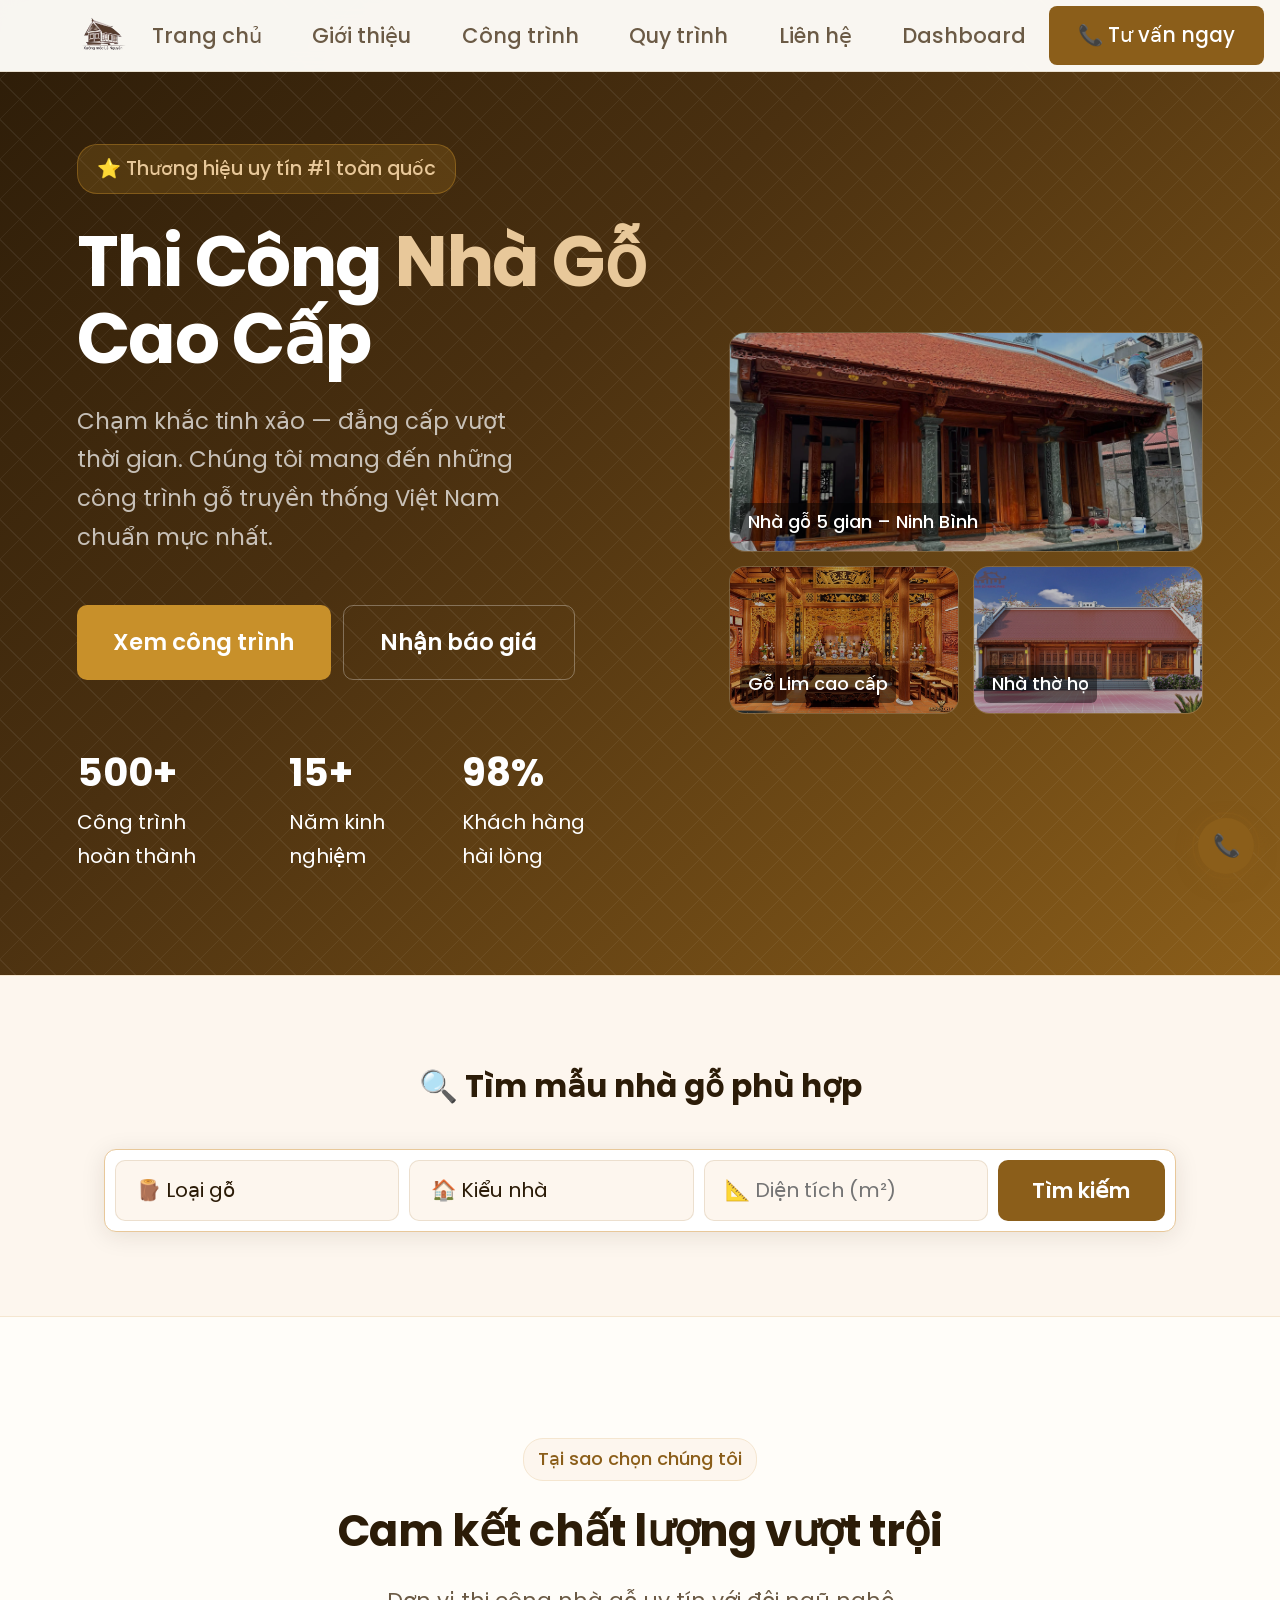
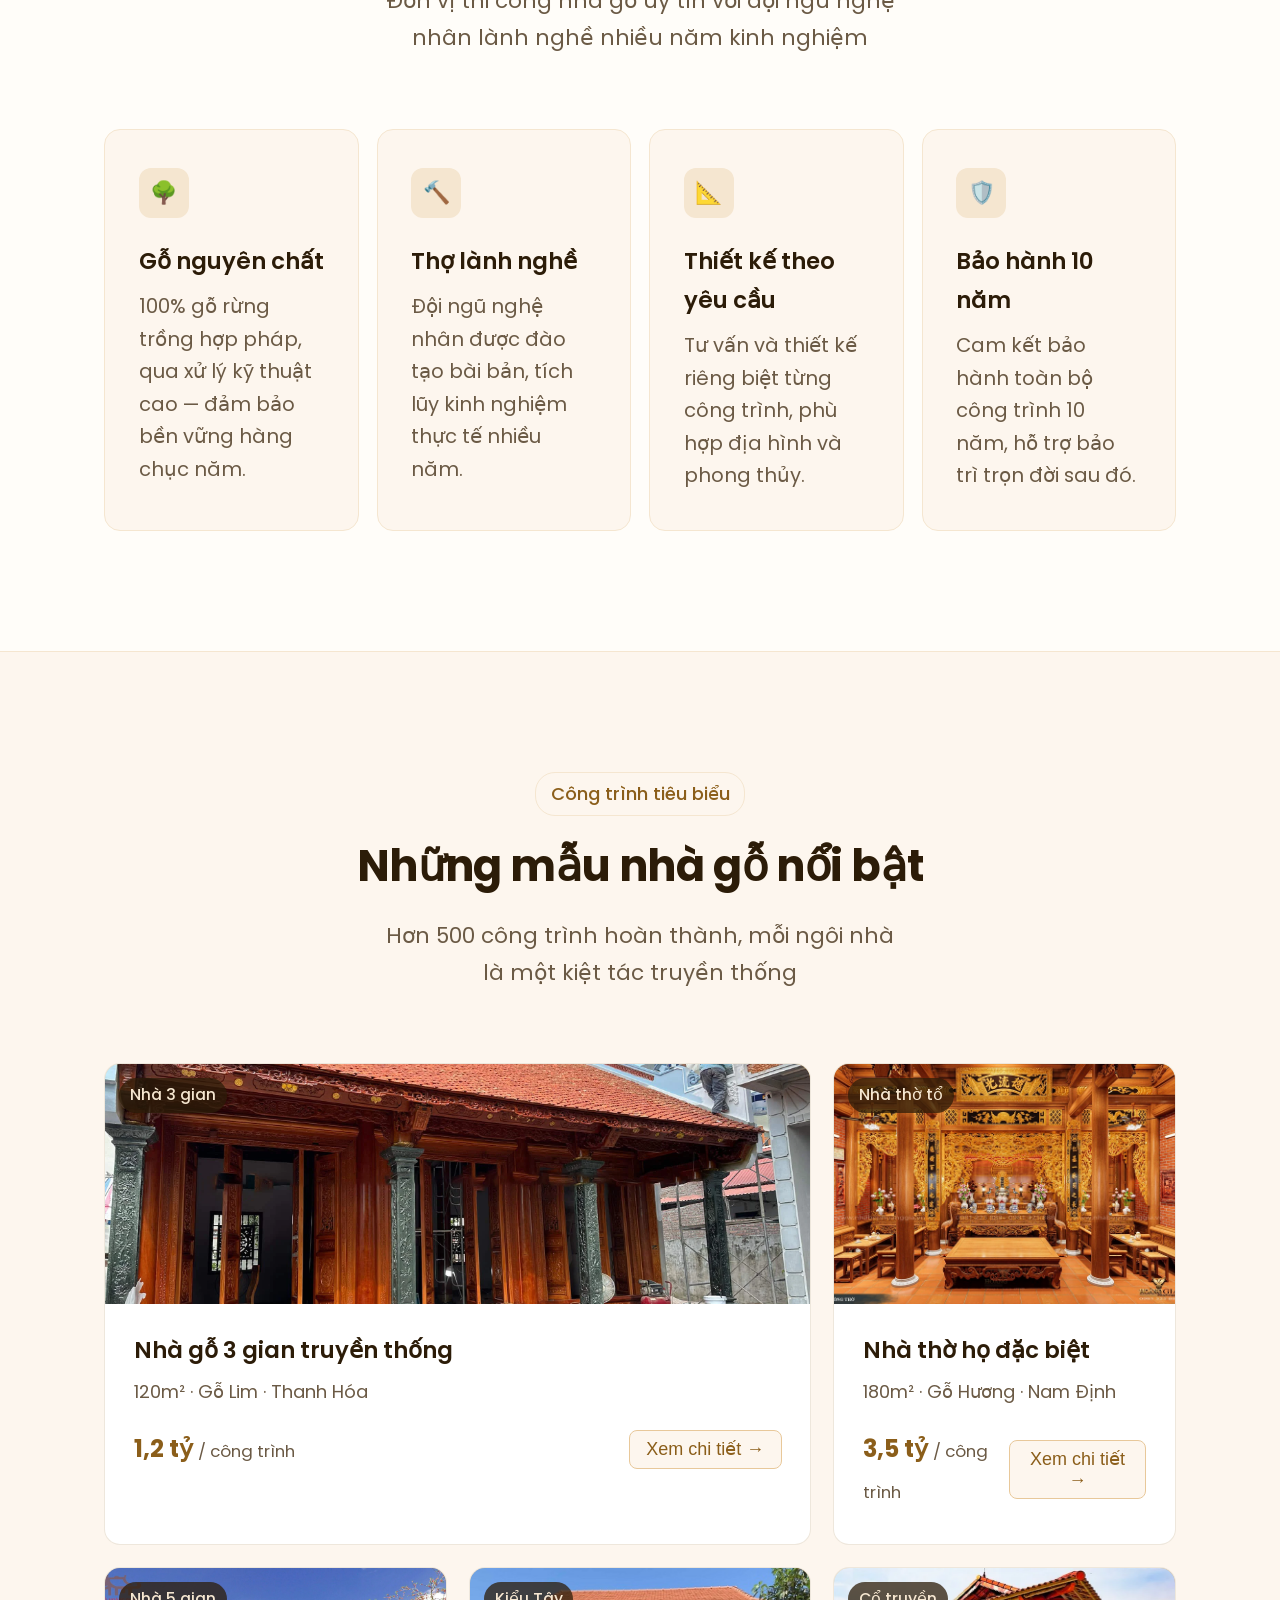
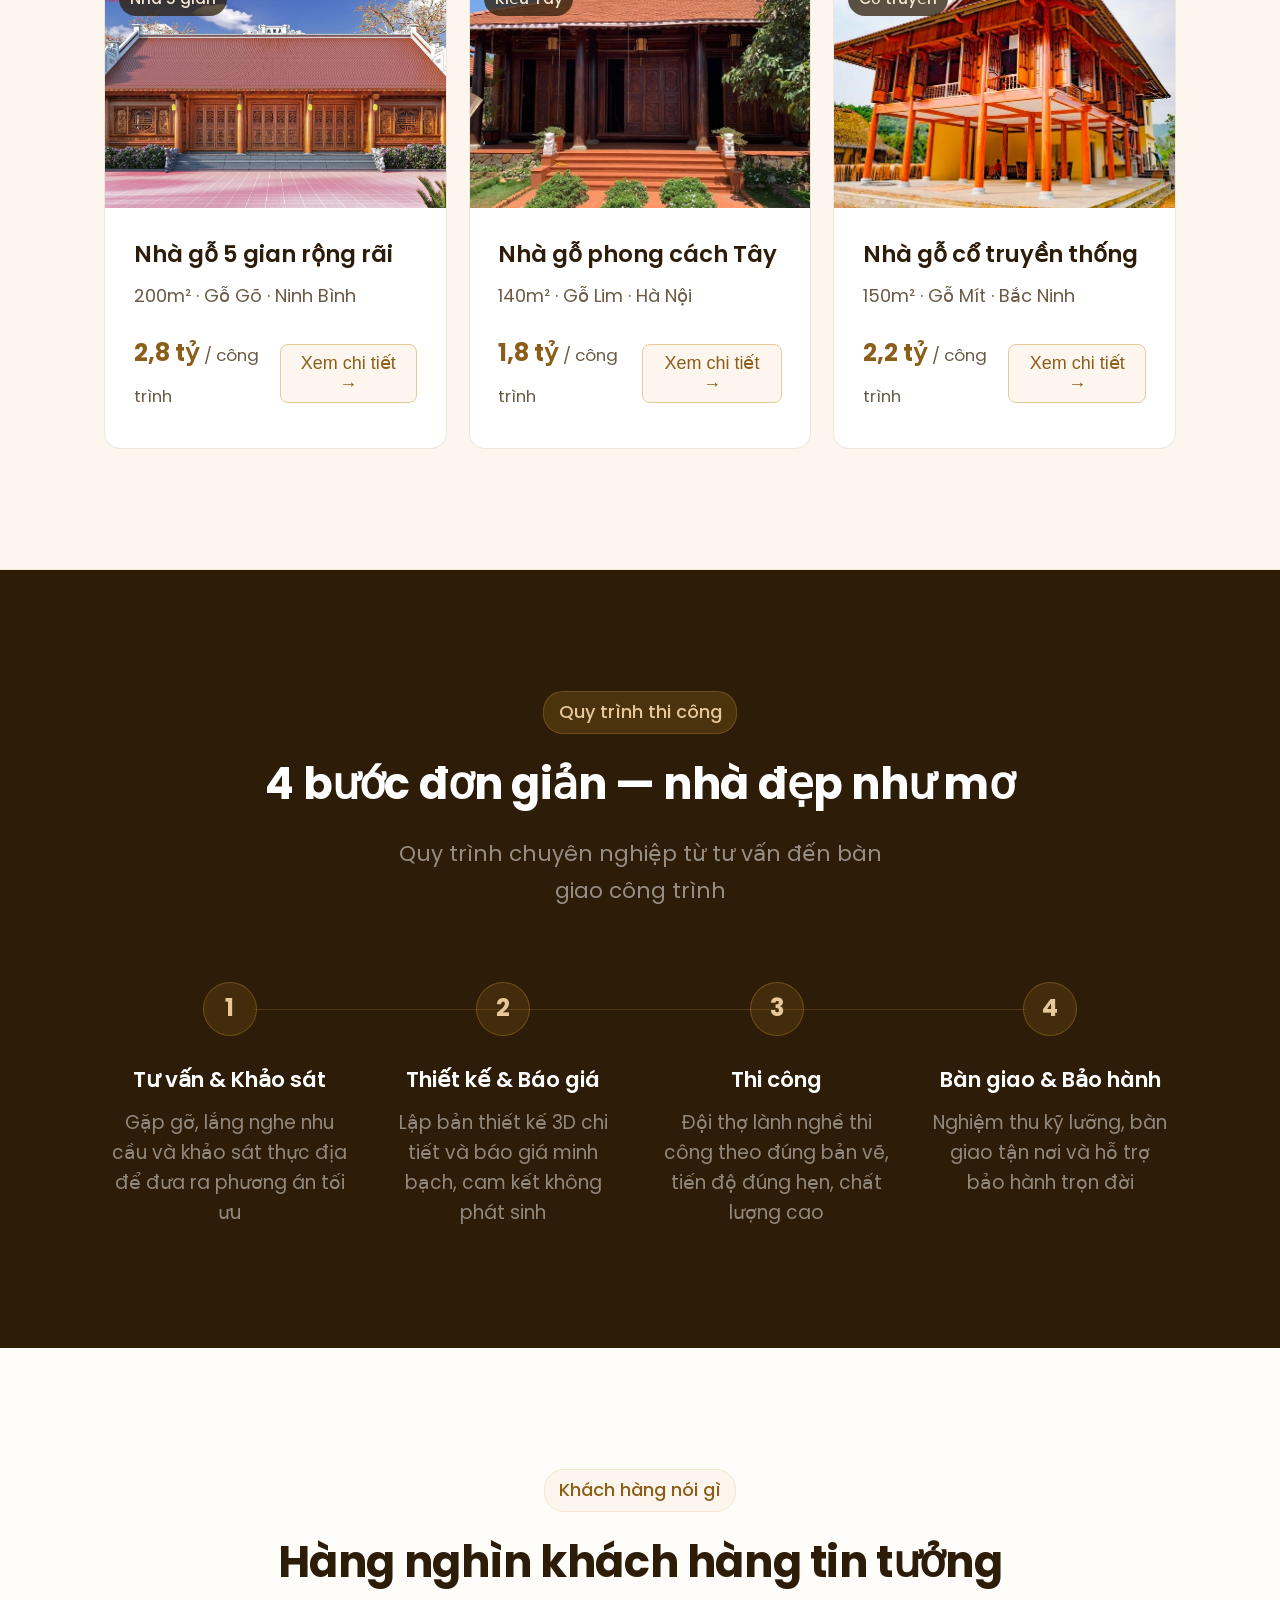
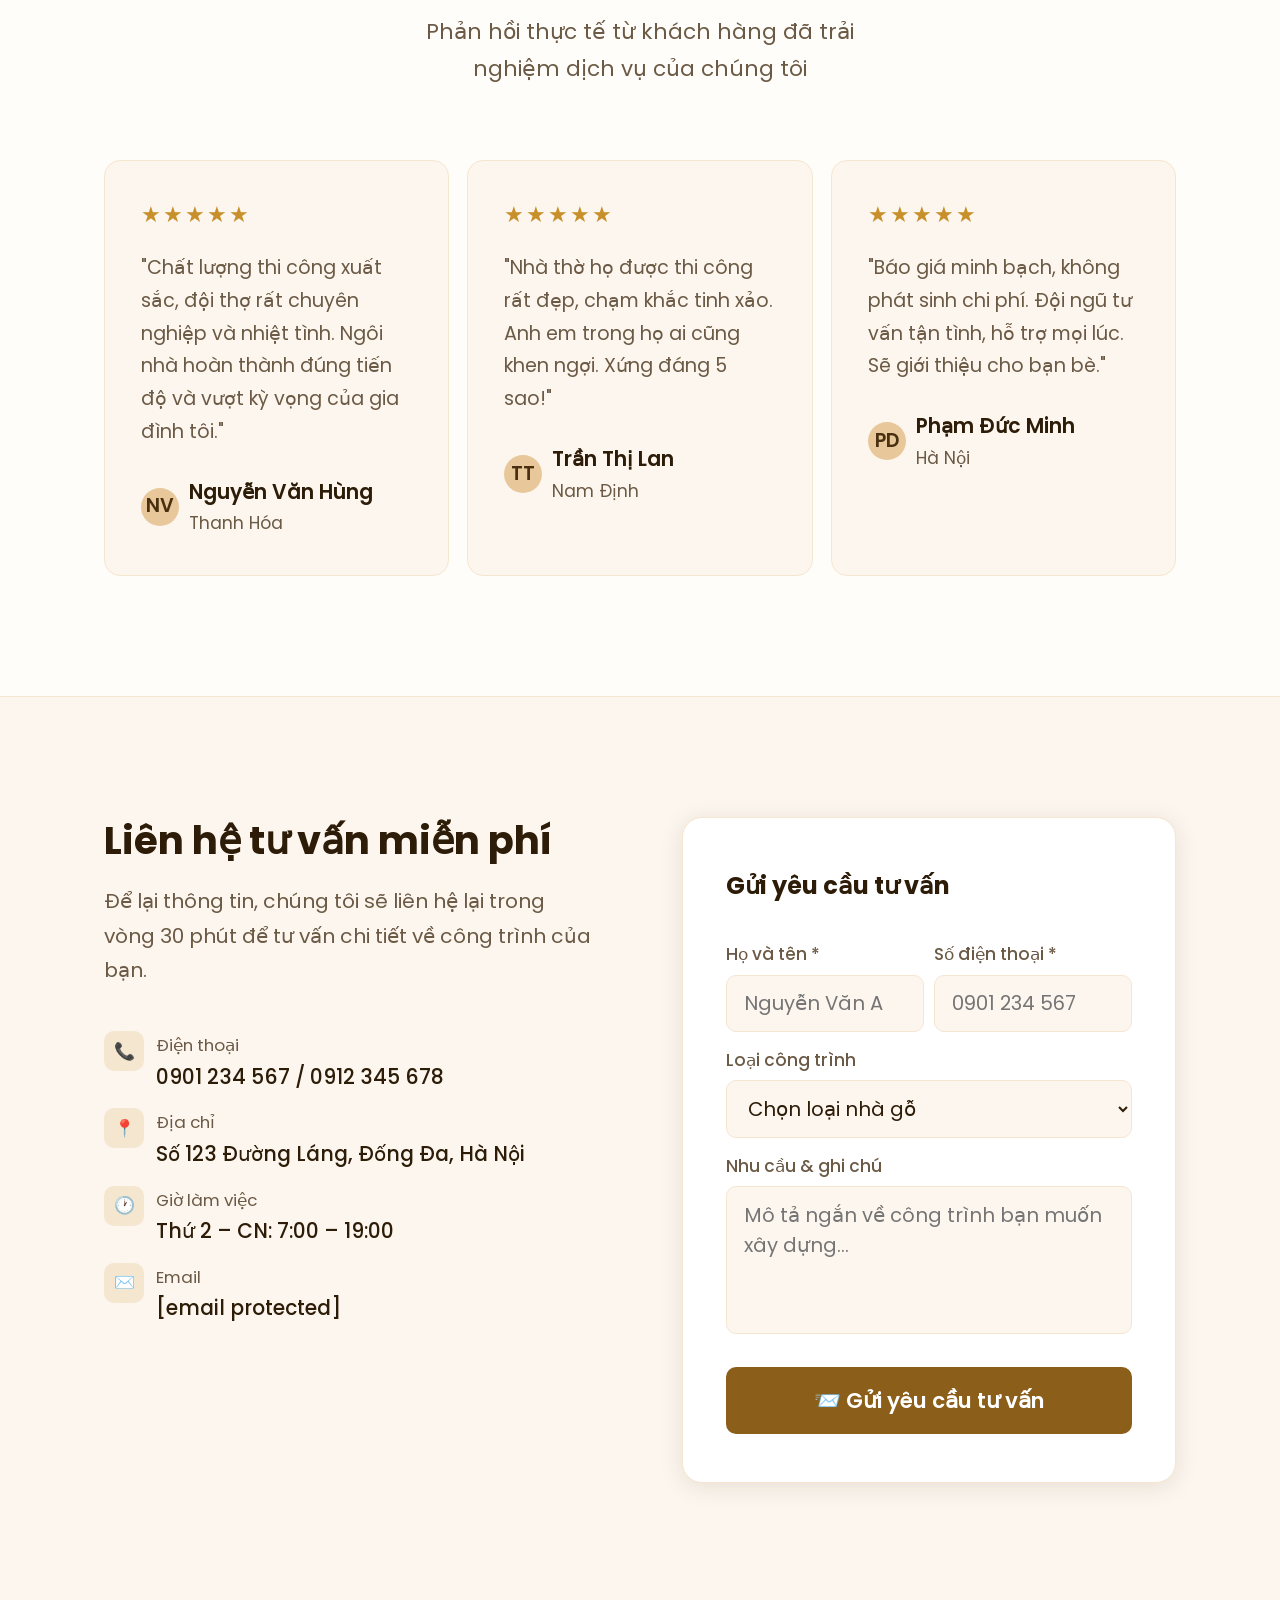
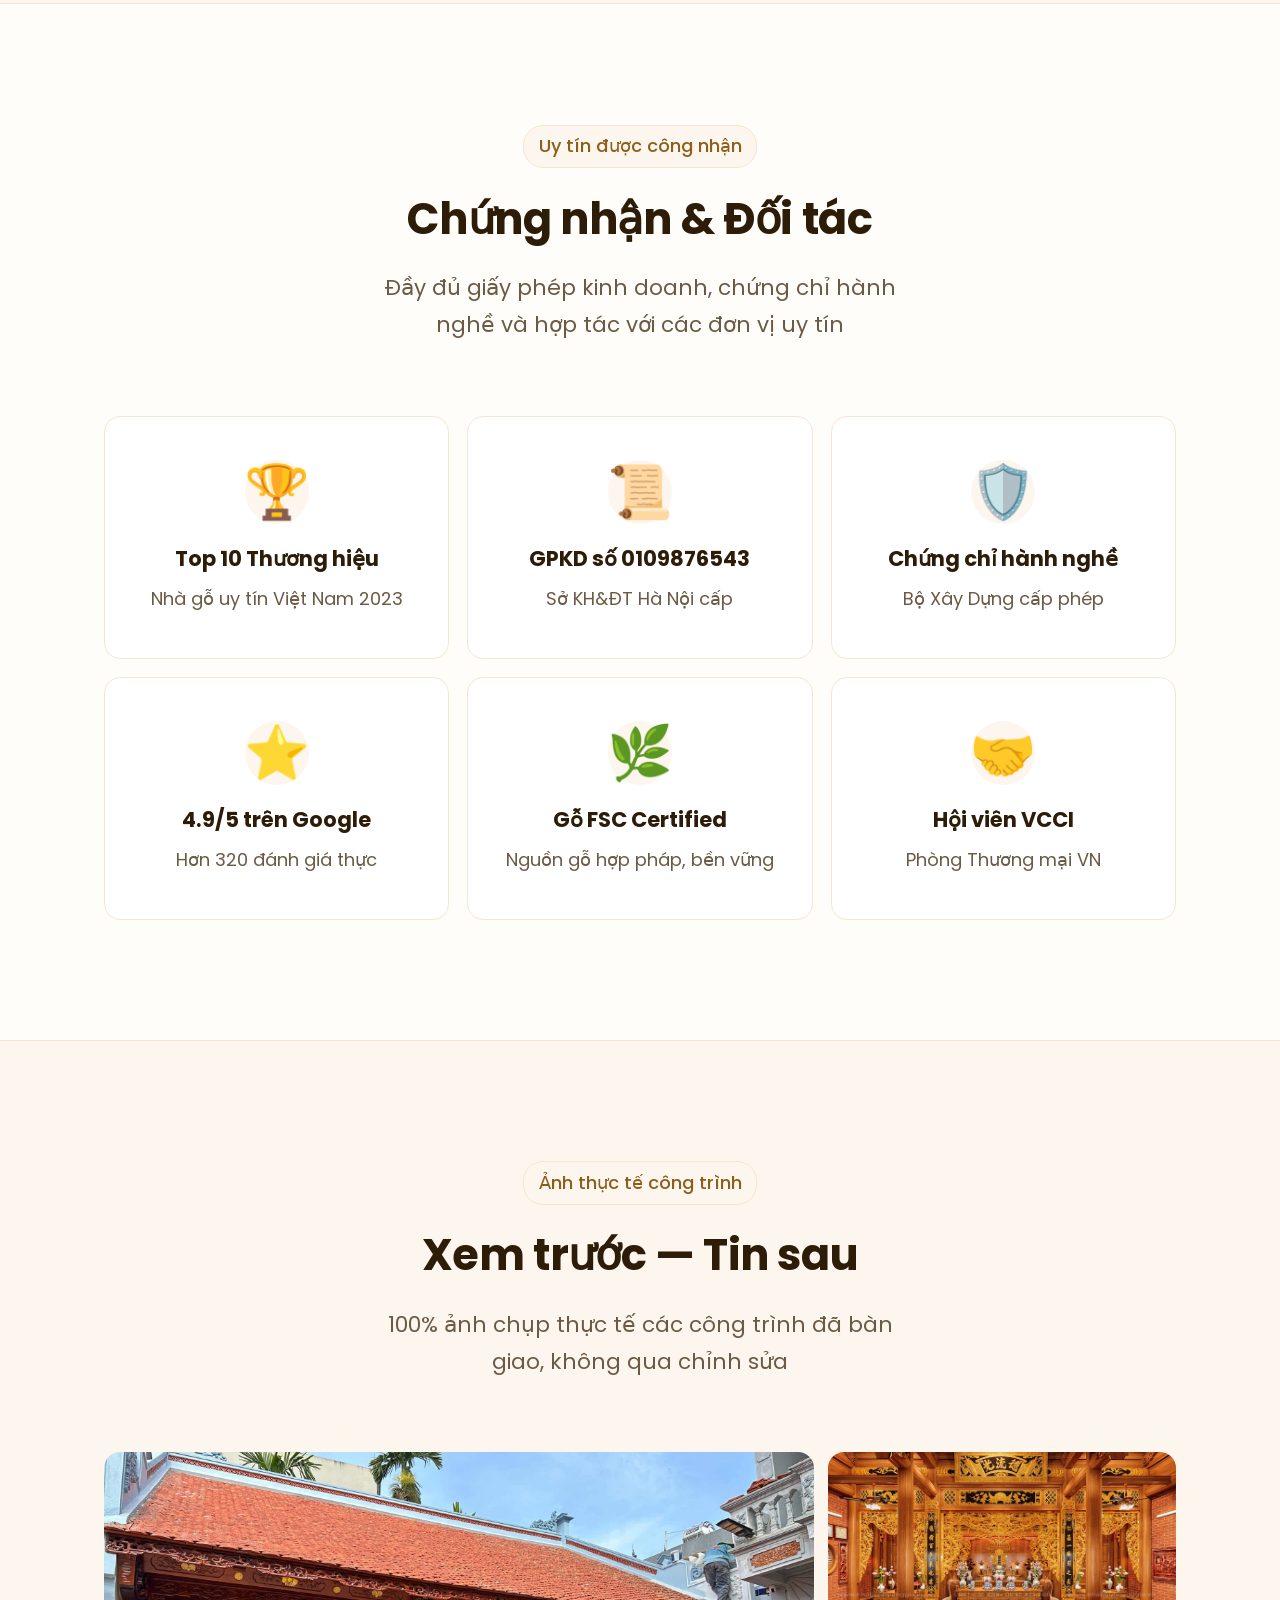
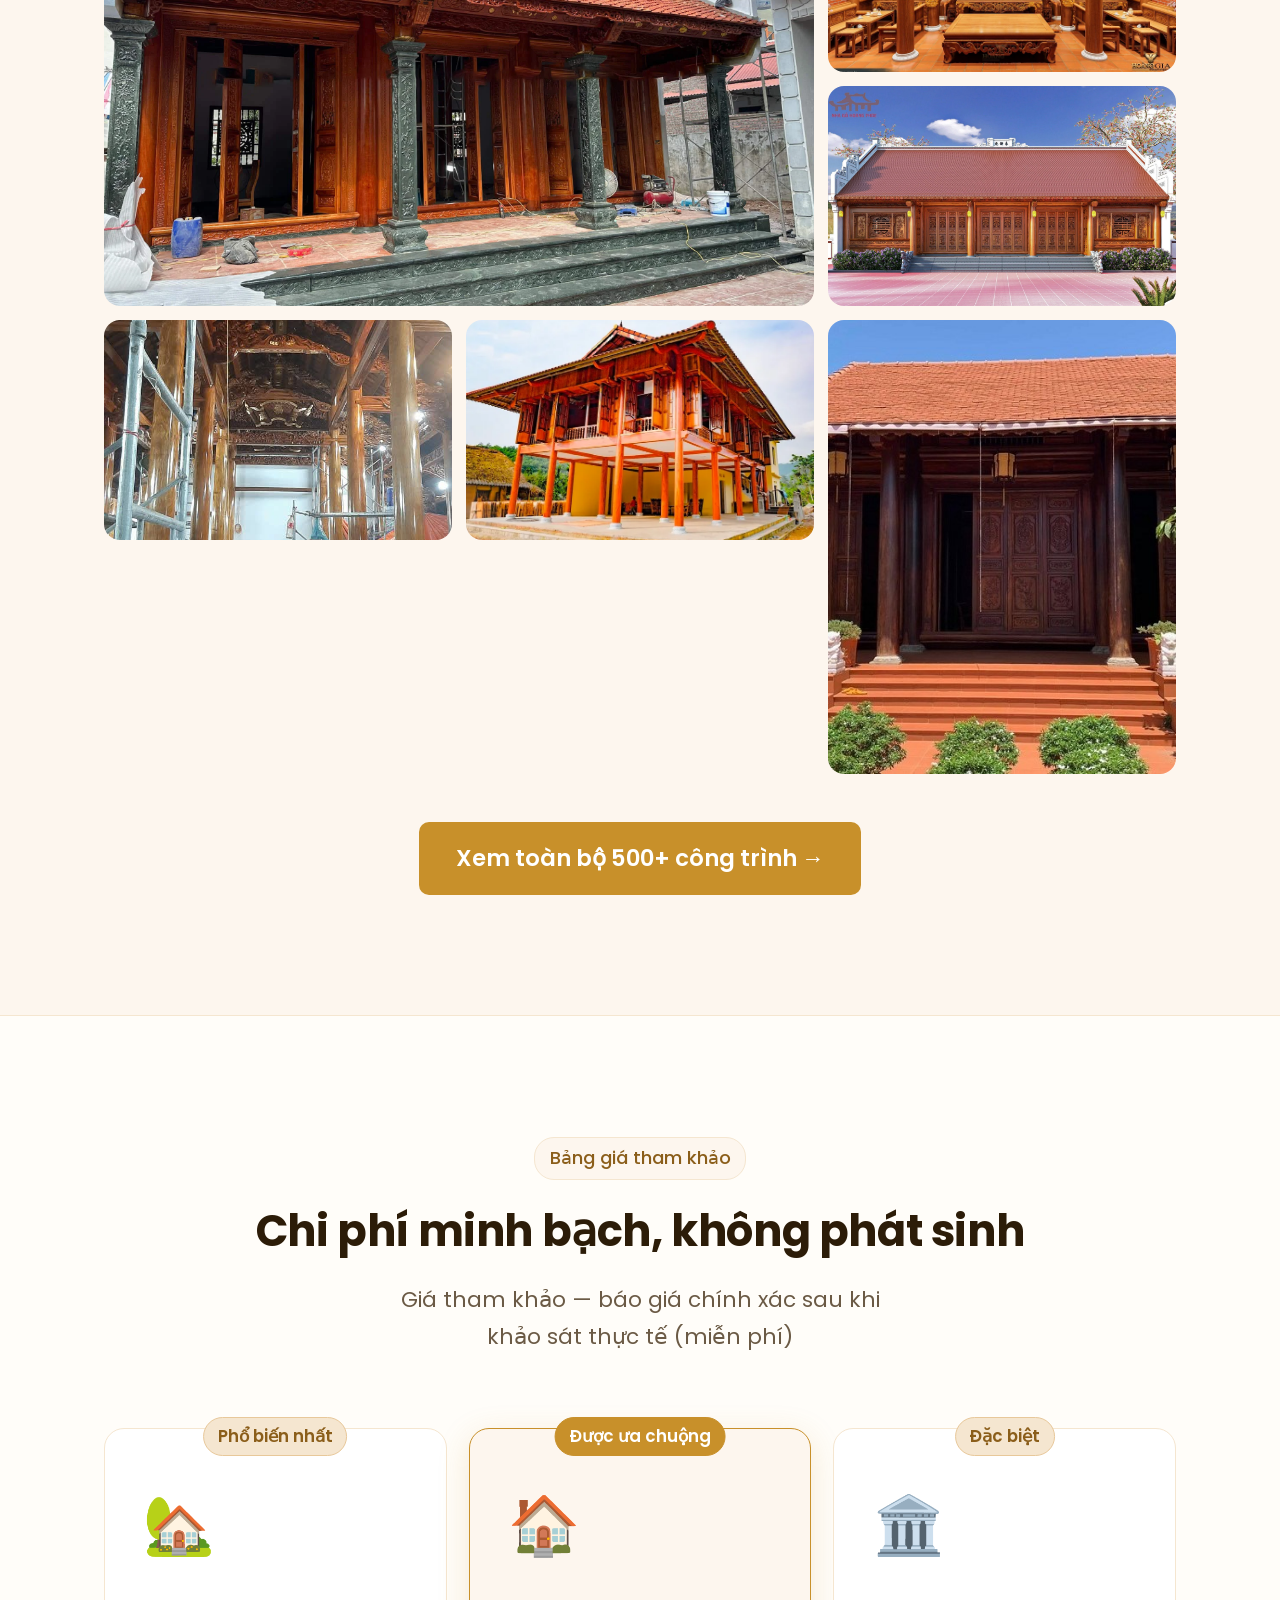
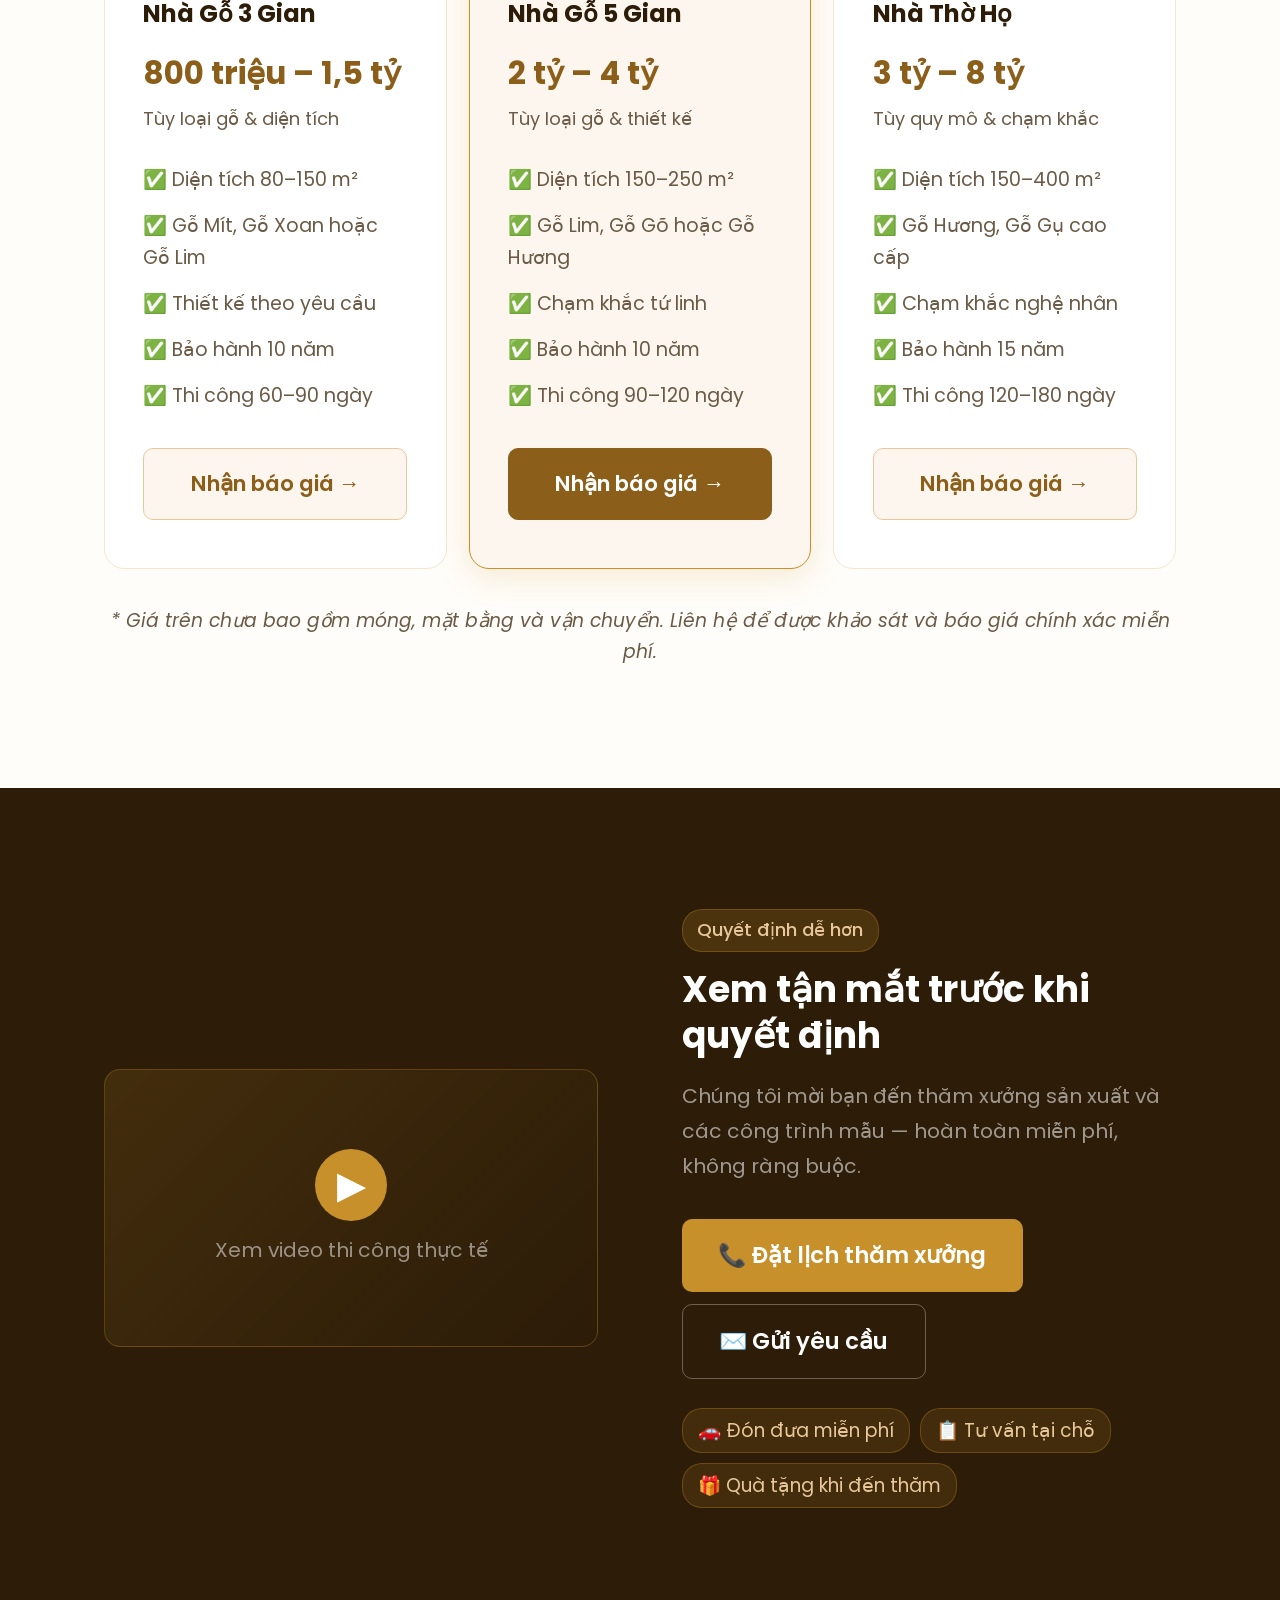
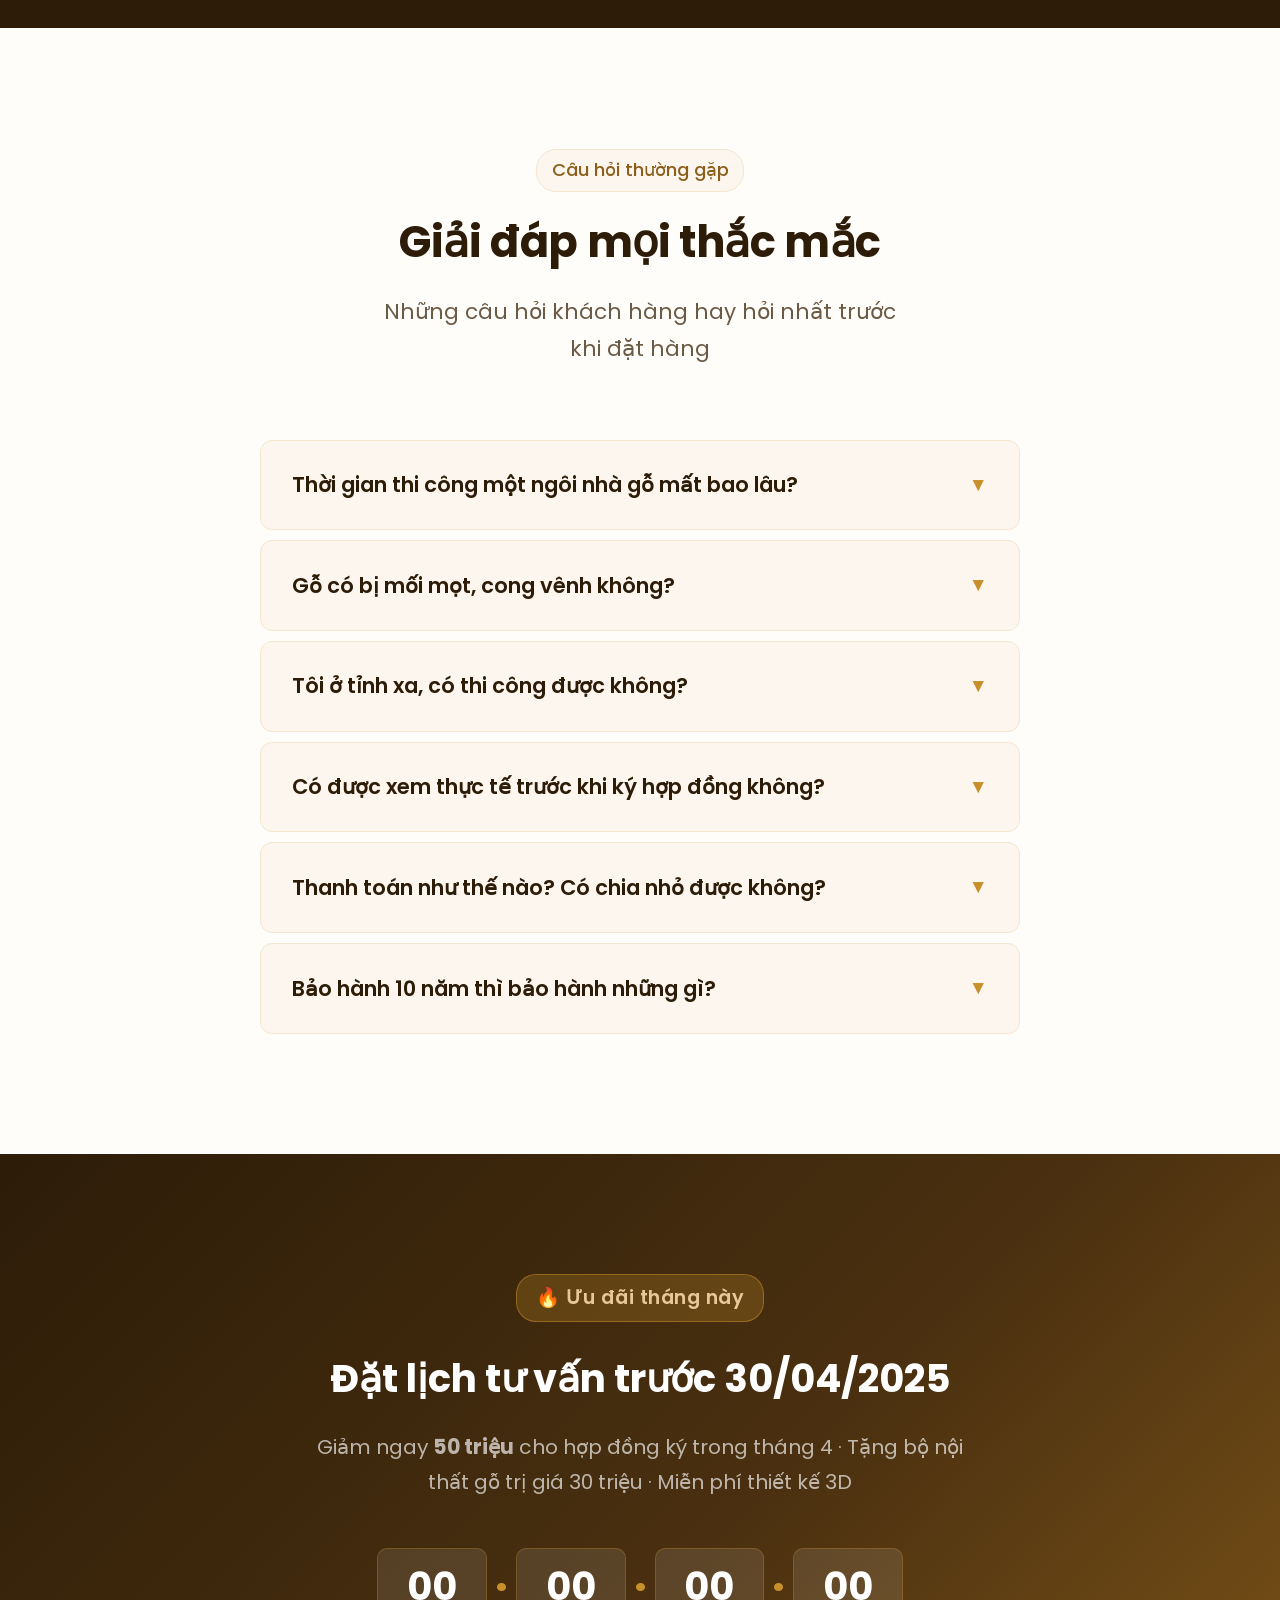
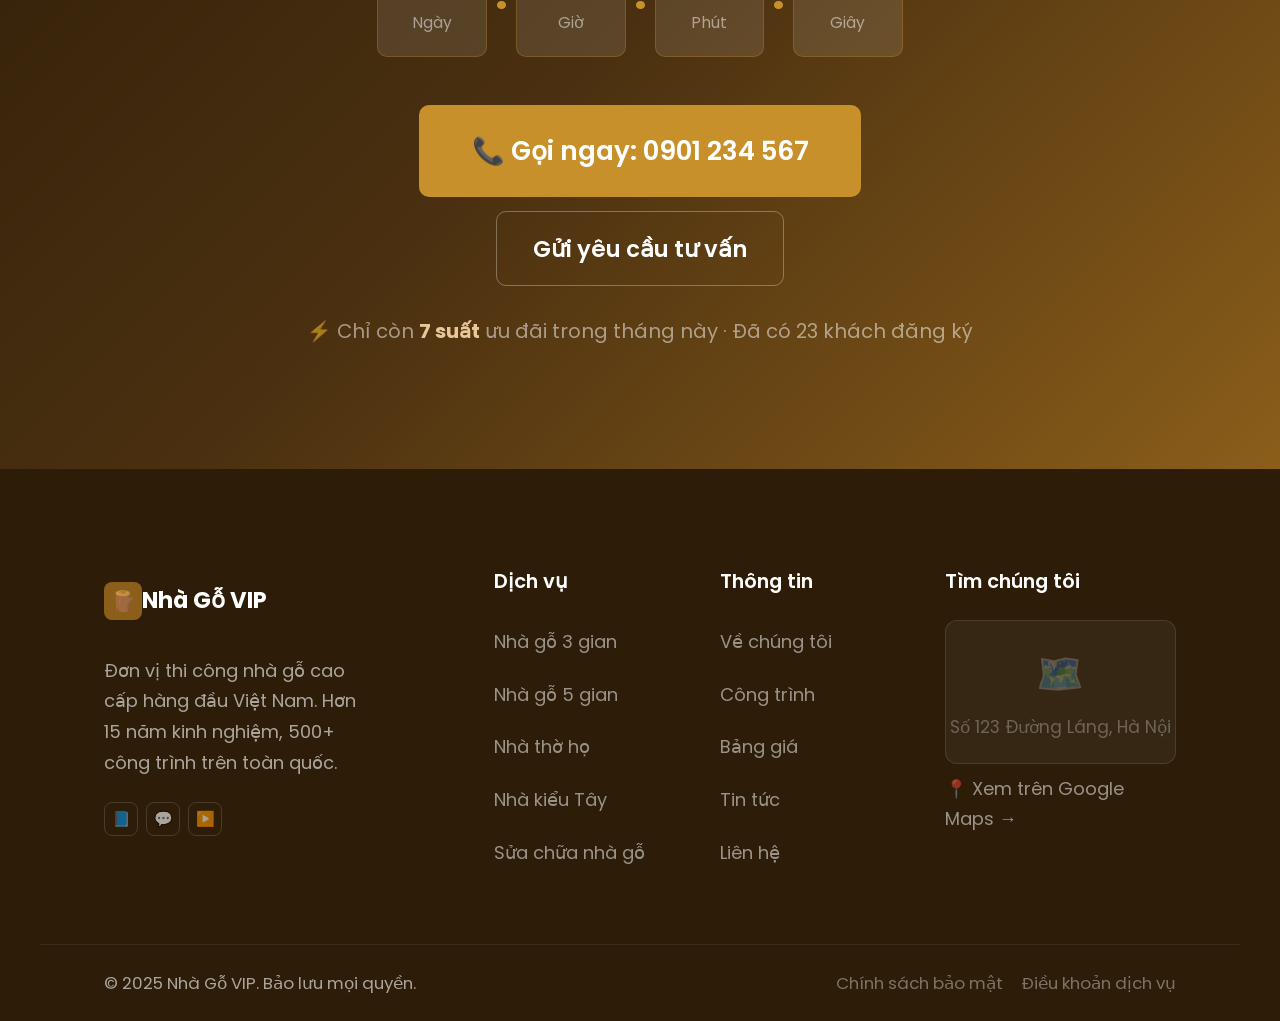
<file: index.html>
<!DOCTYPE html>
<html lang="vi">

<head>
    <meta charset="UTF-8">
    <meta name="viewport" content="width=device-width, initial-scale=1.0">
    <title>Nhà Gỗ Lê Nguyên - Thi Công Nhà Gỗ Cao Cấp</title>
    <link href="https://fonts.googleapis.com/css2?family=Poppins:wght@400;500;600;700&display=swap" rel="stylesheet">
    <link rel="stylesheet" href="/style.css">
    <link rel="stylesheet" href="/script.js">
    <link rel="icon" type="image/png" href="/image/logo.png" style="height: 20px; width: 20px;" >
    <link rel="stylesheet" href="/script.js">
    <style>

    </style>
</head>

<body>

    <!-- NAVBAR -->
    <header class="navbar" id="navbar">
        <a href="index.html" class="logo">
            <img src="/image/logo.png" alt="Nhà Gỗ VIP">
        </a>

        <nav class="nav-links" id="navLinks">
            <a href="index.html" onclick="closeMenu()">Trang chủ</a>
            <a href="about.html" onclick="closeMenu()">Giới thiệu</a>
            <a href="projects.html" onclick="closeMenu()">Công trình</a>
            <a href="process.html" onclick="closeMenu()">Quy trình</a>
            <a href="contact.html" onclick="closeMenu()">Liên hệ</a>
            <a href="dashboard.html" onclick="closeMenu()">Dashboard</a>
            <a href="tel:0901234567" class="nav-mobile-cta" onclick="closeMenu()">📞 Tư vấn ngay</a>
        </nav>

        <div class="nav-right">
            <a href="tel:0901234567" class="nav-cta">📞 Tư vấn ngay</a>
            <button class="hamburger" id="hamburger" onclick="toggleMenu()" aria-label="Menu">
                <span></span>
                <span></span>
                <span></span>
            </button>
        </div>
    </header>
    <div class="nav-overlay" id="navOverlay" onclick="closeMenu()"></div>

    <!-- HERO -->
    <section class="hero">
        <div class="hero-content">
            <div>
                <div class="hero-badge">⭐ Thương hiệu uy tín #1 toàn quốc</div>
                <h1>Thi Công <span>Nhà Gỗ</span> Cao Cấp</h1>
                <p class="hero-desc">Chạm khắc tinh xảo — đẳng cấp vượt thời gian. Chúng tôi mang đến những công trình
                    gỗ truyền thống Việt Nam chuẩn mực nhất.</p>
                <div class="hero-actions">
                    <a href="#projects" class="btn btn-gold">Xem công trình</a>
                    <a href="#contact" class="btn btn-ghost">Nhận báo giá</a>
                </div>
                <div class="hero-stats" style="margin-bottom: 30px;">
                    <div class="hero-stat">
                        <div class="num"> 500+ </div>
                        <div class="lbl">Công trình hoàn thành</div>
                    </div>
                    <div class="hero-stat">
                        <div class="num">15+</div>
                        <div class="lbl">Năm kinh nghiệm</div>
                    </div>
                    <div class="hero-stat">
                        <div class="num">98%</div>
                        <div class="lbl">Khách hàng hài lòng</div>
                    </div>
                    <br>
                </div>
            </div>
            <div class="hero-imgs">
                <div class="img-card">
                    <img src="/image/img1.jpg" alt="">
                    <span>Nhà gỗ 5 gian – Ninh Bình</span>
                </div>
                <div class="img-card">
                    <img src="/image/img2.jpg" alt="">
                    <span>Gỗ Lim cao cấp</span>
                </div>
                <div class="img-card">
                    <img src="/image/img3.jpg" alt="">
                    <span>Nhà thờ họ</span>
                </div>
            </div>
        </div>
    </section>

    <!-- SEARCH -->
    <div class="section-bg">
        <div class="search-wrap">
            <h2>🔍 Tìm mẫu nhà gỗ phù hợp</h2>
            <div class="search-bar">
                <select id="woodType">
                    <option value="">🪵 Loại gỗ</option>
                    <option value="lim">Gỗ Lim</option>
                    <option value="go">Gỗ Gõ Đỏ</option>
                    <option value="huong">Gỗ Hương</option>
                    <option value="mit">Gỗ Mít</option>
                </select>
                <select id="style">
                    <option value="">🏠 Kiểu nhà</option>
                    <option value="3gian">Nhà 3 gian</option>
                    <option value="5gian">Nhà 5 gian</option>
                    <option value="thuho">Nhà thờ họ</option>
                    <option value="taynam">Nhà kiểu Tây</option>
                </select>
                <input type="number" id="area" placeholder="📐 Diện tích (m²)">
                <button onclick="searchHouse()">Tìm kiếm</button>
            </div>
        </div>
    </div>

    <!-- FEATURES -->
    <section class="section">
        <div class="section-header">
            <div class="eyebrow">Tại sao chọn chúng tôi</div>
            <h2>Cam kết chất lượng vượt trội</h2>
            <p>Đơn vị thi công nhà gỗ uy tín với đội ngũ nghệ nhân lành nghề nhiều năm kinh nghiệm</p>
        </div>
        <div class="features-grid">
            <div class="feature-card">
                <div class="feature-icon">🌳</div>
                <h3>Gỗ nguyên chất</h3>
                <p>100% gỗ rừng trồng hợp pháp, qua xử lý kỹ thuật cao — đảm bảo bền vững hàng chục năm.</p>
            </div>
            <div class="feature-card">
                <div class="feature-icon">🔨</div>
                <h3>Thợ lành nghề</h3>
                <p>Đội ngũ nghệ nhân được đào tạo bài bản, tích lũy kinh nghiệm thực tế nhiều năm.</p>
            </div>
            <div class="feature-card">
                <div class="feature-icon">📐</div>
                <h3>Thiết kế theo yêu cầu</h3>
                <p>Tư vấn và thiết kế riêng biệt từng công trình, phù hợp địa hình và phong thủy.</p>
            </div>
            <div class="feature-card">
                <div class="feature-icon">🛡️</div>
                <h3>Bảo hành 10 năm</h3>
                <p>Cam kết bảo hành toàn bộ công trình 10 năm, hỗ trợ bảo trì trọn đời sau đó.</p>
            </div>
        </div>
    </section>

    <!-- PROJECTS -->
    <div class="section-bg">
        <section class="section" id="projects">
            <div class="section-header">
                <div class="eyebrow">Công trình tiêu biểu</div>
                <h2>Những mẫu nhà gỗ nổi bật</h2>
                <p>Hơn 500 công trình hoàn thành, mỗi ngôi nhà là một kiệt tác truyền thống</p>
            </div>
            <div class="project-grid">
                <!-- ═══ CARD 1: Nhà 3 gian ═══
                     🖼️ ĐỔI ẢNH: thay /image/img1.jpg bằng ảnh mới
                     Kích thước đề nghị: 800x600px trở lên -->
                <div class="project-card">
                    <div class="card-img">
                        <img src="/image/img1.jpg" alt="Nhà gỗ 3 gian truyền thống">
                        <span class="tag">Nhà 3 gian</span>
                    </div>
                    <div class="card-body">
                        <h3>Nhà gỗ 3 gian truyền thống</h3>
                        <div class="card-meta">120m² · Gỗ Lim · Thanh Hóa</div>
                        <div class="card-foot">
                            <div class="price">1,2 tỷ <span>/ công trình</span></div><button class="card-btn">Xem chi tiết →</button>
                        </div>
                    </div>
                </div>

                <!-- ═══ CARD 2: Nhà thờ họ ═══
                     🖼️ ĐỔI ẢNH: thay /image/img2.jpg bằng ảnh mới
                     Kích thước đề nghị: 800x600px trở lên -->
                <div class="project-card">
                    <div class="card-img">
                        <img src="/image/img2.jpg" alt="Nhà thờ họ đặc biệt">
                        <span class="tag">Nhà thờ tổ</span>
                    </div>
                    <div class="card-body">
                        <h3>Nhà thờ họ đặc biệt</h3>
                        <div class="card-meta">180m² · Gỗ Hương · Nam Định</div>
                        <div class="card-foot">
                            <div class="price">3,5 tỷ <span>/ công trình</span></div><button class="card-btn">Xem chi tiết →</button>
                        </div>
                    </div>
                </div>

                <!-- ═══ CARD 3: Nhà 5 gian ═══
                     🖼️ ĐỔI ẢNH: thay /image/img3.jpg bằng ảnh mới
                     Kích thước đề nghị: 800x600px trở lên -->
                <div class="project-card">
                    <div class="card-img">
                        <img src="/image/img3.jpg" alt="Nhà gỗ 5 gian rộng rãi">
                        <span class="tag">Nhà 5 gian</span>
                    </div>
                    <div class="card-body">
                        <h3>Nhà gỗ 5 gian rộng rãi</h3>
                        <div class="card-meta">200m² · Gỗ Gõ · Ninh Bình</div>
                        <div class="card-foot">
                            <div class="price">2,8 tỷ <span>/ công trình</span></div><button class="card-btn">Xem chi tiết →</button>
                        </div>
                    </div>
                </div>
                <!-- ═══ CARD 4: Nhà kiểu Tây ═══
                     🖼️ ĐỔI ẢNH: thay /image/img6.jpg bằng ảnh mới
                     Kích thước đề nghị: 800x600px trở lên -->
                <div class="project-card">
                    <div class="card-img">
                        <img src="/image/img6.jpg" alt="Nhà gỗ phong cách Tây">
                        <span class="tag">Kiểu Tây</span>
                    </div>
                    <div class="card-body">
                        <h3>Nhà gỗ phong cách Tây</h3>
                        <div class="card-meta">140m² · Gỗ Lim · Hà Nội</div>
                        <div class="card-foot">
                            <div class="price">1,8 tỷ <span>/ công trình</span></div><button class="card-btn">Xem chi tiết →</button>
                        </div>
                    </div>
                </div>

                <!-- ═══ CARD 5: Nhà cổ truyền ═══
                     🖼️ ĐỔI ẢNH: thay /image/img5.jpg bằng ảnh mới
                     Kích thước đề nghị: 800x600px trở lên -->
                <div class="project-card">
                    <div class="card-img">
                        <img src="/image/img5.jpg" alt="Nhà gỗ cổ truyền thống">
                        <span class="tag">Cổ truyền</span>
                    </div>
                    <div class="card-body">
                        <h3>Nhà gỗ cổ truyền thống</h3>
                        <div class="card-meta">150m² · Gỗ Mít · Bắc Ninh</div>
                        <div class="card-foot">
                            <div class="price">2,2 tỷ <span>/ công trình</span></div><button class="card-btn">Xem chi tiết →</button>
                        </div>
                    </div>
                </div>
            </div>
        </section>
    </div>

    <!-- PROCESS -->
    <section class="process-section" id="process">
        <div class="process-inner">
            <div class="section-header">
                <div class="eyebrow">Quy trình thi công</div>
                <h2>4 bước đơn giản — nhà đẹp như mơ</h2>
                <p>Quy trình chuyên nghiệp từ tư vấn đến bàn giao công trình</p>
            </div>
            <div class="process-steps">
                <div class="step">
                    <div class="step-num">1</div>
                    <h4>Tư vấn & Khảo sát</h4>
                    <p>Gặp gỡ, lắng nghe nhu cầu và khảo sát thực địa để đưa ra phương án tối ưu</p>
                </div>
                <div class="step">
                    <div class="step-num">2</div>
                    <h4>Thiết kế & Báo giá</h4>
                    <p>Lập bản thiết kế 3D chi tiết và báo giá minh bạch, cam kết không phát sinh</p>
                </div>
                <div class="step">
                    <div class="step-num">3</div>
                    <h4>Thi công</h4>
                    <p>Đội thợ lành nghề thi công theo đúng bản vẽ, tiến độ đúng hẹn, chất lượng cao</p>
                </div>
                <div class="step">
                    <div class="step-num">4</div>
                    <h4>Bàn giao & Bảo hành</h4>
                    <p>Nghiệm thu kỹ lưỡng, bàn giao tận nơi và hỗ trợ bảo hành trọn đời</p>
                </div>
            </div>
        </div>
    </section>

    <!-- TESTIMONIALS -->
    <section class="section">
        <div class="section-header">
            <div class="eyebrow">Khách hàng nói gì</div>
            <h2>Hàng nghìn khách hàng tin tưởng</h2>
            <p>Phản hồi thực tế từ khách hàng đã trải nghiệm dịch vụ của chúng tôi</p>
        </div>
        <div class="testimonials-grid">
            <div class="testimonial-card">
                <div class="stars">★★★★★</div>
                <p>"Chất lượng thi công xuất sắc, đội thợ rất chuyên nghiệp và nhiệt tình. Ngôi nhà hoàn thành đúng tiến
                    độ và vượt kỳ vọng của gia đình tôi."</p>
                <div class="reviewer">
                    <div class="avatar">NV</div>
                    <div class="reviewer-info">
                        <div class="name">Nguyễn Văn Hùng</div>
                        <div class="place">Thanh Hóa</div>
                    </div>
                </div>
            </div>
            <div class="testimonial-card">
                <div class="stars">★★★★★</div>
                <p>"Nhà thờ họ được thi công rất đẹp, chạm khắc tinh xảo. Anh em trong họ ai cũng khen ngợi. Xứng đáng 5
                    sao!"</p>
                <div class="reviewer">
                    <div class="avatar">TT</div>
                    <div class="reviewer-info">
                        <div class="name">Trần Thị Lan</div>
                        <div class="place">Nam Định</div>
                    </div>
                </div>
            </div>
            <div class="testimonial-card">
                <div class="stars">★★★★★</div>
                <p>"Báo giá minh bạch, không phát sinh chi phí. Đội ngũ tư vấn tận tình, hỗ trợ mọi lúc. Sẽ giới thiệu
                    cho bạn bè."</p>
                <div class="reviewer">
                    <div class="avatar">PD</div>
                    <div class="reviewer-info">
                        <div class="name">Phạm Đức Minh</div>
                        <div class="place">Hà Nội</div>
                    </div>
                </div>
            </div>
        </div>
    </section>

    <!-- CONTACT -->
    <div class="section-bg" id="contact">
        <div class="contact-inner">
            <div class="contact-left">
                <h2>Liên hệ tư vấn miễn phí</h2>
                <p>Để lại thông tin, chúng tôi sẽ liên hệ lại trong vòng 30 phút để tư vấn chi tiết về công trình của
                    bạn.</p>
                <div class="info-list">
                    <div class="info-item">
                        <div class="info-ico">📞</div>
                        <div>
                            <div class="info-lbl">Điện thoại</div>
                            <div class="info-val">0901 234 567 / 0912 345 678</div>
                        </div>
                    </div>
                    <div class="info-item">
                        <div class="info-ico">📍</div>
                        <div>
                            <div class="info-lbl">Địa chỉ</div>
                            <div class="info-val">Số 123 Đường Láng, Đống Đa, Hà Nội</div>
                        </div>
                    </div>
                    <div class="info-item">
                        <div class="info-ico">🕐</div>
                        <div>
                            <div class="info-lbl">Giờ làm việc</div>
                            <div class="info-val">Thứ 2 – CN: 7:00 – 19:00</div>
                        </div>
                    </div>
                    <div class="info-item">
                        <div class="info-ico">✉️</div>
                        <div>
                            <div class="info-lbl">Email</div>
                            <div class="info-val"><a href="/cdn-cgi/l/email-protection" class="__cf_email__" data-cfemail="b1d8dfd7def1dfd9d0d6de9cc7d8c19fc7df">[email&#160;protected]</a></div>
                        </div>
                    </div>
                </div>
            </div>
            <div class="form-card">
                <h3>Gửi yêu cầu tư vấn</h3>
                <form onsubmit="sendForm(event)">
                    <div class="form-row">
                        <div class="form-group"><label>Họ và tên *</label><input type="text" placeholder="Nguyễn Văn A"
                                required></div>
                        <div class="form-group"><label>Số điện thoại *</label><input type="tel"
                                placeholder="0901 234 567" required></div>
                    </div>
                    <div class="form-group">
                        <label>Loại công trình</label>
                        <select>
                            <option value="">Chọn loại nhà gỗ</option>
                            <option>Nhà gỗ 3 gian</option>
                            <option>Nhà gỗ 5 gian</option>
                            <option>Nhà thờ họ</option>
                            <option>Nhà gỗ kiểu Tây</option>
                        </select>
                    </div>
                    <div class="form-group"><label>Nhu cầu & ghi chú</label><textarea rows="4"
                            placeholder="Mô tả ngắn về công trình bạn muốn xây dựng..."></textarea></div>
                    <button type="submit" class="form-submit">📨 Gửi yêu cầu tư vấn</button>
                </form>
            </div>
        </div>
    </div>

    <!-- CERTIFICATES / PARTNERS -->
    <section class="section">
        <div class="section-header">
            <div class="eyebrow">Uy tín được công nhận</div>
            <h2>Chứng nhận & Đối tác</h2>
            <p>Đầy đủ giấy phép kinh doanh, chứng chỉ hành nghề và hợp tác với các đơn vị uy tín</p>
        </div>
        <div class="cert-grid">
            <div class="cert-card">
                <div class="cert-icon">🏆</div>
                <div class="cert-title">Top 10 Thương hiệu</div>
                <div class="cert-sub">Nhà gỗ uy tín Việt Nam 2023</div>
            </div>
            <div class="cert-card">
                <div class="cert-icon">📜</div>
                <div class="cert-title">GPKD số 0109876543</div>
                <div class="cert-sub">Sở KH&ĐT Hà Nội cấp</div>
            </div>
            <div class="cert-card">
                <div class="cert-icon">🛡️</div>
                <div class="cert-title">Chứng chỉ hành nghề</div>
                <div class="cert-sub">Bộ Xây Dựng cấp phép</div>
            </div>
            <div class="cert-card">
                <div class="cert-icon">⭐</div>
                <div class="cert-title">4.9/5 trên Google</div>
                <div class="cert-sub">Hơn 320 đánh giá thực</div>
            </div>
            <div class="cert-card">
                <div class="cert-icon">🌿</div>
                <div class="cert-title">Gỗ FSC Certified</div>
                <div class="cert-sub">Nguồn gỗ hợp pháp, bền vững</div>
            </div>
            <div class="cert-card">
                <div class="cert-icon">🤝</div>
                <div class="cert-title">Hội viên VCCI</div>
                <div class="cert-sub">Phòng Thương mại VN</div>
            </div>
        </div>
    </section>

    <!-- GALLERY -->
    <div class="section-bg">
        <section class="section" id="gallery">
            <div class="section-header">
                <div class="eyebrow">Ảnh thực tế công trình</div>
                <h2>Xem trước — Tin sau</h2>
                <p>100% ảnh chụp thực tế các công trình đã bàn giao, không qua chỉnh sửa</p>
            </div>
            <div class="gallery-grid">
                <!-- 🖼️ ĐỔI ẢNH 1 (ô lớn): thay /image/img1.jpg -->
                <div class="gallery-item gi-large">
                    <img src="/image/img1.jpg" alt="Nhà 5 gian – Ninh Bình · Gỗ Lim">
                    <div class="gallery-caption">
                        <span class="g-badge">Hoàn thành 2024</span>
                        <span class="g-lbl">Nhà 5 gian – Ninh Bình · Gỗ Lim</span>
                    </div>
                </div>

                <!-- 🖼️ ĐỔI ẢNH 2: thay /image/img2.jpg -->
                <div class="gallery-item">
                    <img src="/image/img2.jpg" alt="Nhà thờ họ – Nam Định">
                    <div class="gallery-caption">
                        <span class="g-badge">Hoàn thành 2024</span>
                        <span class="g-lbl">Nhà thờ họ – Nam Định</span>
                    </div>
                </div>

                <!-- 🖼️ ĐỔI ẢNH 3: thay /image/img3.jpg -->
                <div class="gallery-item">
                    <img src="/image/img3.jpg" alt="Chi tiết chạm khắc">
                    <div class="gallery-caption">
                        <span class="g-badge">Thủ công 100%</span>
                        <span class="g-lbl">Chi tiết chạm khắc</span>
                    </div>
                </div>

                <!-- 🖼️ ĐỔI ẢNH 4: thay /image/img4.jpg -->
                <div class="gallery-item">
                    <img src="/image/img4.jpg" alt="Nhà 3 gian – Thanh Hóa">
                    <div class="gallery-caption">
                        <span class="g-badge">Hoàn thành 2023</span>
                        <span class="g-lbl">Nhà 3 gian – Thanh Hóa</span>
                    </div>
                </div>

                <!-- 🖼️ ĐỔI ẢNH 5: thay /image/img5.jpg -->
                <div class="gallery-item">
                    <img src="/image/img5.jpg" alt="Nhà cổ truyền thống">
                    <div class="gallery-caption">
                        <span class="g-badge">Gỗ cao cấp</span>
                        <span class="g-lbl">Nhà cổ truyền thống</span>
                    </div>
                </div>

                <!-- 🖼️ ĐỔI ẢNH 6 (ô cao): thay /image/img6.jpg -->
                <div class="gallery-item gi-tall">
                    <img src="/image/img6.jpg" alt="Nhà phong cách Tây">
                    <div class="gallery-caption">
                        <span class="g-badge">Nghệ nhân 20 năm</span>
                        <span class="g-lbl">Nhà phong cách Tây</span>
                    </div>
                </div>
            </div>
            <div style="text-align:center;margin-top:2rem">
                <a href="projects.html" class="btn btn-gold">Xem toàn bộ 500+ công trình →</a>
            </div>
        </section>
    </div>

    <!-- PRICING -->
    <section class="section" id="pricing">
        <div class="section-header">
            <div class="eyebrow">Bảng giá tham khảo</div>
            <h2>Chi phí minh bạch, không phát sinh</h2>
            <p>Giá tham khảo — báo giá chính xác sau khi khảo sát thực tế (miễn phí)</p>
        </div>
        <div class="pricing-grid">
            <div class="pricing-card">
                <div class="pricing-tag">Phổ biến nhất</div>
                <div class="pricing-icon">🏡</div>
                <h3>Nhà Gỗ 3 Gian</h3>
                <div class="pricing-range">800 triệu – 1,5 tỷ</div>
                <div class="pricing-note">Tùy loại gỗ & diện tích</div>
                <ul class="pricing-features">
                    <li>✅ Diện tích 80–150 m²</li>
                    <li>✅ Gỗ Mít, Gỗ Xoan hoặc Gỗ Lim</li>
                    <li>✅ Thiết kế theo yêu cầu</li>
                    <li>✅ Bảo hành 10 năm</li>
                    <li>✅ Thi công 60–90 ngày</li>
                </ul>
                <a href="#contact" class="pricing-btn">Nhận báo giá →</a>
            </div>
            <div class="pricing-card pricing-featured">
                <div class="pricing-tag pricing-tag-hot">Được ưa chuộng</div>
                <div class="pricing-icon">🏠</div>
                <h3>Nhà Gỗ 5 Gian</h3>
                <div class="pricing-range">2 tỷ – 4 tỷ</div>
                <div class="pricing-note">Tùy loại gỗ & thiết kế</div>
                <ul class="pricing-features">
                    <li>✅ Diện tích 150–250 m²</li>
                    <li>✅ Gỗ Lim, Gỗ Gõ hoặc Gỗ Hương</li>
                    <li>✅ Chạm khắc tứ linh</li>
                    <li>✅ Bảo hành 10 năm</li>
                    <li>✅ Thi công 90–120 ngày</li>
                </ul>
                <a href="#contact" class="pricing-btn pricing-btn-gold">Nhận báo giá →</a>
            </div>
            <div class="pricing-card">
                <div class="pricing-tag">Đặc biệt</div>
                <div class="pricing-icon">🏛️</div>
                <h3>Nhà Thờ Họ</h3>
                <div class="pricing-range">3 tỷ – 8 tỷ</div>
                <div class="pricing-note">Tùy quy mô & chạm khắc</div>
                <ul class="pricing-features">
                    <li>✅ Diện tích 150–400 m²</li>
                    <li>✅ Gỗ Hương, Gỗ Gụ cao cấp</li>
                    <li>✅ Chạm khắc nghệ nhân</li>
                    <li>✅ Bảo hành 15 năm</li>
                    <li>✅ Thi công 120–180 ngày</li>
                </ul>
                <a href="#contact" class="pricing-btn">Nhận báo giá →</a>
            </div>
        </div>
        <p class="pricing-disclaimer">* Giá trên chưa bao gồm móng, mặt bằng và vận chuyển. Liên hệ để được khảo sát và báo giá chính xác miễn phí.</p>
    </section>

    <!-- VIDEO CTA SECTION -->
    <div class="video-cta-section">
        <div class="video-cta-inner">
            <div class="video-box">
                <div class="play-btn">▶</div>
                <div class="video-label">Xem video thi công thực tế</div>
            </div>
            <div class="video-cta-text">
                <div class="eyebrow" style="background:rgba(200,144,42,.2);color:var(--c200);border-color:rgba(200,144,42,.3)">Quyết định dễ hơn</div>
                <h2>Xem tận mắt trước khi quyết định</h2>
                <p>Chúng tôi mời bạn đến thăm xưởng sản xuất và các công trình mẫu — hoàn toàn miễn phí, không ràng buộc.</p>
                <div style="display:flex;gap:12px;flex-wrap:wrap;margin-top:1.5rem">
                    <a href="tel:0901234567" class="btn btn-gold">📞 Đặt lịch thăm xưởng</a>
                    <a href="#contact" class="btn btn-ghost">✉️ Gửi yêu cầu</a>
                </div>
                <div class="trust-badges">
                    <span>🚗 Đón đưa miễn phí</span>
                    <span>📋 Tư vấn tại chỗ</span>
                    <span>🎁 Quà tặng khi đến thăm</span>
                </div>
            </div>
        </div>
    </div>

    <!-- FAQ -->
    <section class="section" id="faq">
        <div class="section-header">
            <div class="eyebrow">Câu hỏi thường gặp</div>
            <h2>Giải đáp mọi thắc mắc</h2>
            <p>Những câu hỏi khách hàng hay hỏi nhất trước khi đặt hàng</p>
        </div>
        <div class="faq-list">
            <div class="faq-item" onclick="toggleFaq(this)">
                <div class="faq-q">Thời gian thi công một ngôi nhà gỗ mất bao lâu? <span class="faq-arrow">▼</span></div>
                <div class="faq-a">Tùy quy mô công trình: Nhà 3 gian mất khoảng 60–90 ngày, nhà 5 gian 90–120 ngày, nhà thờ họ 4–6 tháng. Chúng tôi cam kết đúng tiến độ hợp đồng, nếu trễ sẽ bồi thường theo điều khoản.</div>
            </div>
            <div class="faq-item" onclick="toggleFaq(this)">
                <div class="faq-q">Gỗ có bị mối mọt, cong vênh không? <span class="faq-arrow">▼</span></div>
                <div class="faq-a">Không! Tất cả gỗ của chúng tôi đều qua xử lý sấy khô công nghiệp (độ ẩm &lt;12%), ngâm tẩm chống mối mọt và phủ lớp bảo vệ chuyên dụng. Gỗ Lim và Gỗ Hương tự nhiên đã có độ bền cao, thêm xử lý kỹ thuật đảm bảo bền 50–100 năm.</div>
            </div>
            <div class="faq-item" onclick="toggleFaq(this)">
                <div class="faq-q">Tôi ở tỉnh xa, có thi công được không? <span class="faq-arrow">▼</span></div>
                <div class="faq-a">Có! Chúng tôi đã thi công tại 35+ tỉnh thành trên cả nước. Đội thợ sẽ di chuyển đến tận nơi, chi phí vận chuyển và ăn ở của thợ được tính vào báo giá minh bạch ngay từ đầu, không phát sinh thêm.</div>
            </div>
            <div class="faq-item" onclick="toggleFaq(this)">
                <div class="faq-q">Có được xem thực tế trước khi ký hợp đồng không? <span class="faq-arrow">▼</span></div>
                <div class="faq-a">Hoàn toàn có! Chúng tôi khuyến khích bạn đến thăm xưởng sản xuất tại Hà Nội và một số công trình mẫu đã hoàn thành. Chúng tôi sẽ đón đưa miễn phí trong bán kính 50km và có quà tặng dành cho bạn khi đến thăm.</div>
            </div>
            <div class="faq-item" onclick="toggleFaq(this)">
                <div class="faq-q">Thanh toán như thế nào? Có chia nhỏ được không? <span class="faq-arrow">▼</span></div>
                <div class="faq-a">Chúng tôi chia thanh toán làm 3 đợt linh hoạt: 30% khi ký hợp đồng, 50% khi khởi công, 20% khi bàn giao. Với công trình lớn trên 3 tỷ, có thể thương lượng thêm để phù hợp với tài chính của gia đình bạn.</div>
            </div>
            <div class="faq-item" onclick="toggleFaq(this)">
                <div class="faq-q">Bảo hành 10 năm thì bảo hành những gì? <span class="faq-arrow">▼</span></div>
                <div class="faq-a">Bảo hành toàn bộ kết cấu gỗ (cột, kèo, xà, mái), chạm khắc và sơn phủ. Sau 10 năm, chúng tôi vẫn hỗ trợ bảo trì với chi phí ưu đãi trọn đời. Cam kết phản hồi trong 24h và xử lý trong 72h kể từ khi có yêu cầu bảo hành.</div>
            </div>
        </div>
    </section>

    <!-- URGENCY / FINAL CTA -->
    <div class="urgency-section">
        <div class="urgency-inner">
            <div class="urgency-badge">🔥 Ưu đãi tháng này</div>
            <h2>Đặt lịch tư vấn trước <span id="deadline">30/04/2025</span></h2>
            <p>Giảm ngay <strong>50 triệu</strong> cho hợp đồng ký trong tháng 4 · Tặng bộ nội thất gỗ trị giá 30 triệu · Miễn phí thiết kế 3D</p>
            <div class="countdown" id="countdown">
                <div class="cd-box"><span id="cd-days">00</span><small>Ngày</small></div>
                <div class="cd-sep">:</div>
                <div class="cd-box"><span id="cd-hours">00</span><small>Giờ</small></div>
                <div class="cd-sep">:</div>
                <div class="cd-box"><span id="cd-mins">00</span><small>Phút</small></div>
                <div class="cd-sep">:</div>
                <div class="cd-box"><span id="cd-secs">00</span><small>Giây</small></div>
            </div>
            <div class="urgency-actions">
                <a href="tel:0901234567" class="btn btn-gold" style="font-size:1.1rem;padding:.9em 2em">📞 Gọi ngay: 0901 234 567</a>
                <a href="#contact" class="btn btn-ghost">Gửi yêu cầu tư vấn</a>
            </div>
            <div class="urgency-note">⚡ Chỉ còn <strong>7 suất</strong> ưu đãi trong tháng này · Đã có 23 khách đăng ký</div>
        </div>
    </div>

    <!-- FOOTER -->
    <footer>
        <div class="footer-top">
            <div class="footer-brand">
                <div class="logo">
                    <div class="logo-icon">🪵</div>
                    <h2>Nhà Gỗ VIP</h2>
                </div>
                <p>Đơn vị thi công nhà gỗ cao cấp hàng đầu Việt Nam. Hơn 15 năm kinh nghiệm, 500+ công trình trên toàn
                    quốc.</p>
                <div class="social-links">
                    <a href="#" class="social-link">📘</a>
                    <a href="#" class="social-link">💬</a>
                    <a href="#" class="social-link">▶️</a>
                </div>
            </div>
            <div class="footer-col">
                <h4>Dịch vụ</h4>
                <ul>
                    <li><a href="#">Nhà gỗ 3 gian</a></li>
                    <li><a href="#">Nhà gỗ 5 gian</a></li>
                    <li><a href="#">Nhà thờ họ</a></li>
                    <li><a href="#">Nhà kiểu Tây</a></li>
                    <li><a href="#">Sửa chữa nhà gỗ</a></li>
                </ul>
            </div>
            <div class="footer-col">
                <h4>Thông tin</h4>
                <ul>
                    <li><a href="about.html">Về chúng tôi</a></li>
                    <li><a href="#">Công trình</a></li>
                    <li><a href="#">Bảng giá</a></li>
                    <li><a href="#">Tin tức</a></li>
                    <li><a href="#">Liên hệ</a></li>
                </ul>
            </div>
            <div class="footer-col">
                <h4>Tìm chúng tôi</h4>
                <div class="map-box">
                    <div class="ico">🗺️</div><span>Số 123 Đường Láng, Hà Nội</span>
                </div>
                <a href="https://maps.app.goo.gl/SU9f4RUDiNF7imm86" target="_blank" class="map-link">📍 Xem trên Google
                    Maps →</a>
            </div>
        </div>
        <div class="footer-bottom">
            <span>© 2025 Nhà Gỗ VIP. Bảo lưu mọi quyền.</span>
            <div style="display:flex;gap:18px"><a href="#">Chính sách bảo mật</a><a href="#">Điều khoản dịch vụ</a>
            </div>
        </div>        </footer>

    <a href="tel:0901234567" class="call-btn" title="Gọi ngay">📞</a>

    <script>
    function toggleMenu() {
        const nav = document.getElementById('navLinks');
        const ham = document.getElementById('hamburger');
        const overlay = document.getElementById('navOverlay');
        nav.classList.toggle('open');
        ham.classList.toggle('active');
        overlay.classList.toggle('show');
        document.body.style.overflow = nav.classList.contains('open') ? 'hidden' : '';
    }
    function closeMenu() {
        document.getElementById('navLinks').classList.remove('open');
        document.getElementById('hamburger').classList.remove('active');
        document.getElementById('navOverlay').classList.remove('show');
        document.body.style.overflow = '';
    }

    function toggleFaq(el) {
        const isOpen = el.classList.contains('open');
        document.querySelectorAll('.faq-item').forEach(i => i.classList.remove('open'));
        if (!isOpen) el.classList.add('open');
    }

    function updateCountdown() {
        const end = new Date('2025-04-30T23:59:59');
        const now = new Date();
        let diff = Math.max(0, end - now);
        const d = Math.floor(diff / 86400000); diff %= 86400000;
        const h = Math.floor(diff / 3600000); diff %= 3600000;
        const m = Math.floor(diff / 60000); diff %= 60000;
        const s = Math.floor(diff / 1000);
        document.getElementById('cd-days').textContent = String(d).padStart(2,'0');
        document.getElementById('cd-hours').textContent = String(h).padStart(2,'0');
        document.getElementById('cd-mins').textContent = String(m).padStart(2,'0');
        document.getElementById('cd-secs').textContent = String(s).padStart(2,'0');
    }
    updateCountdown();
    setInterval(updateCountdown, 1000);

    function searchHouse() {
        alert('Chức năng đang cập nhật. Vui lòng gọi hotline 0901 234 567!');
    }
    function sendForm(e) {
        e.preventDefault();
        alert('✅ Gửi thành công! Chúng tôi sẽ liên hệ lại trong 30 phút.');
        e.target.reset();
    }
    </script>
</body>
</html>
</file>
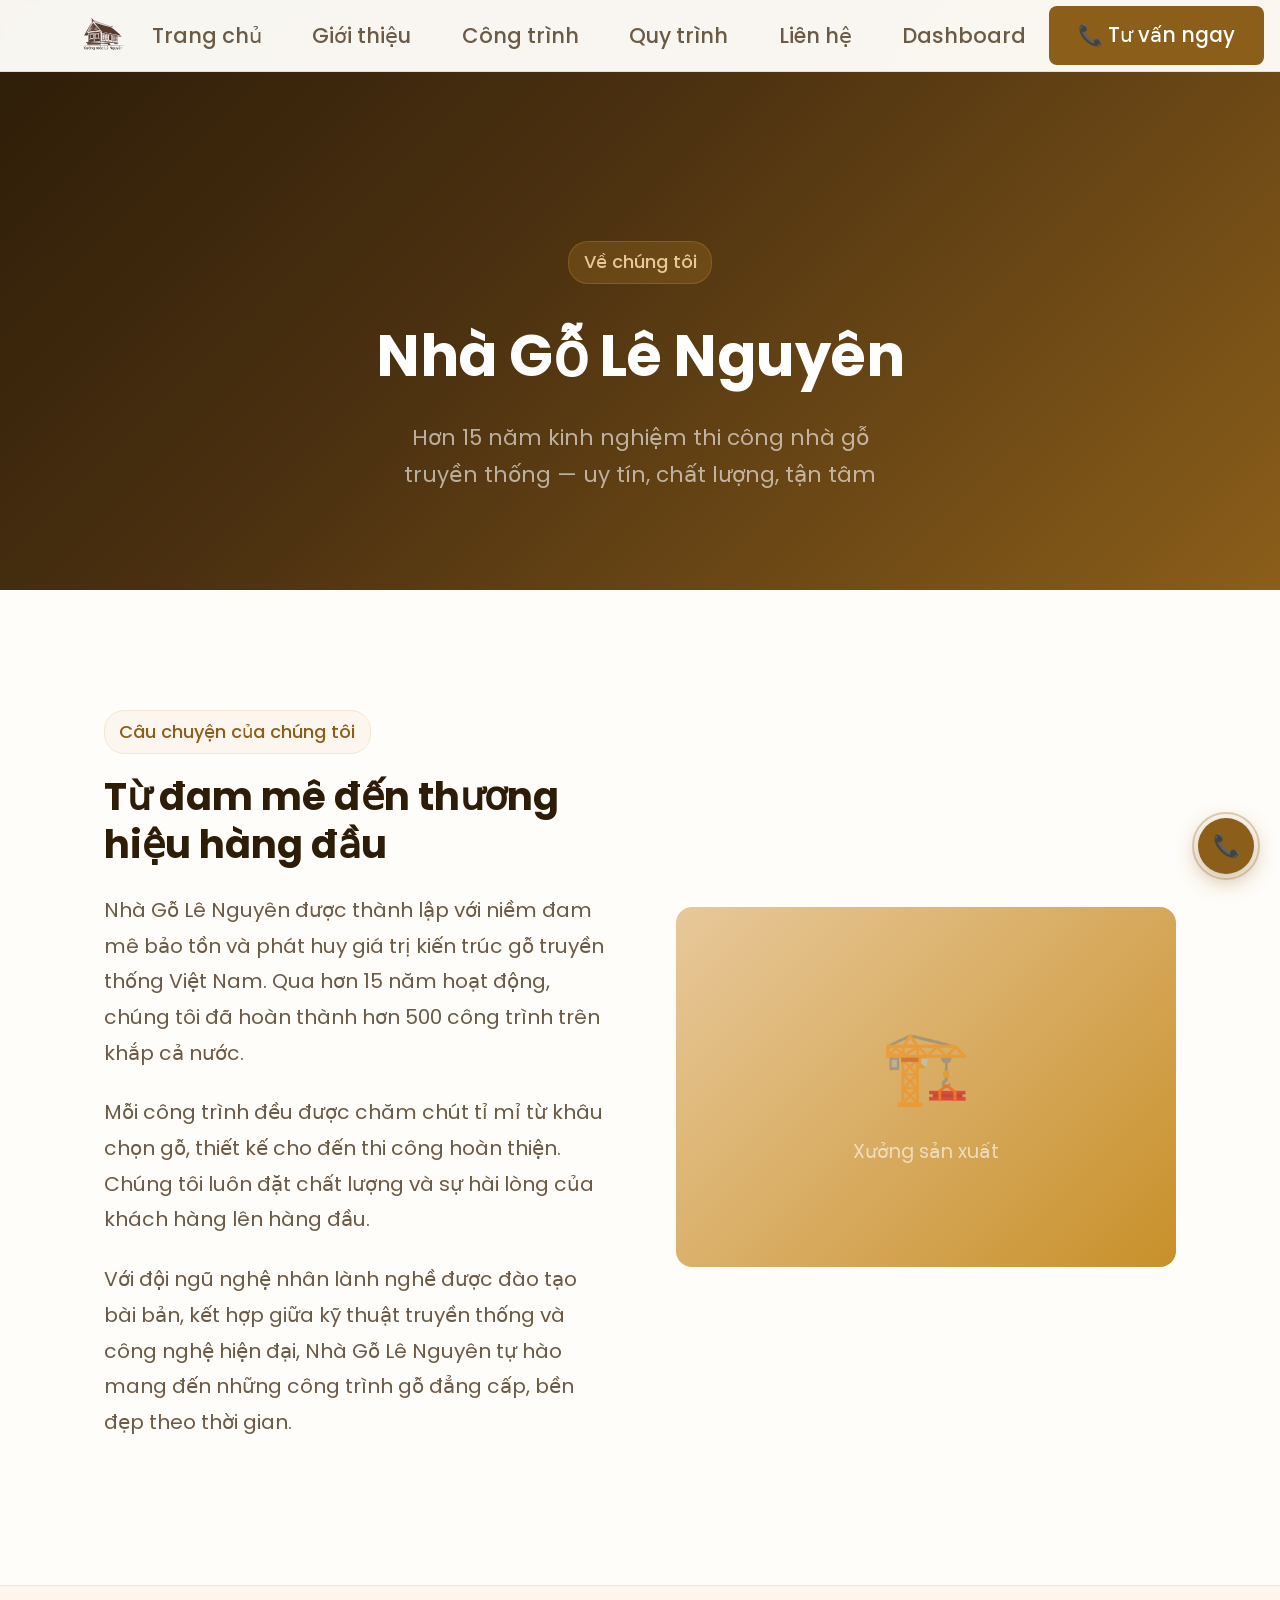
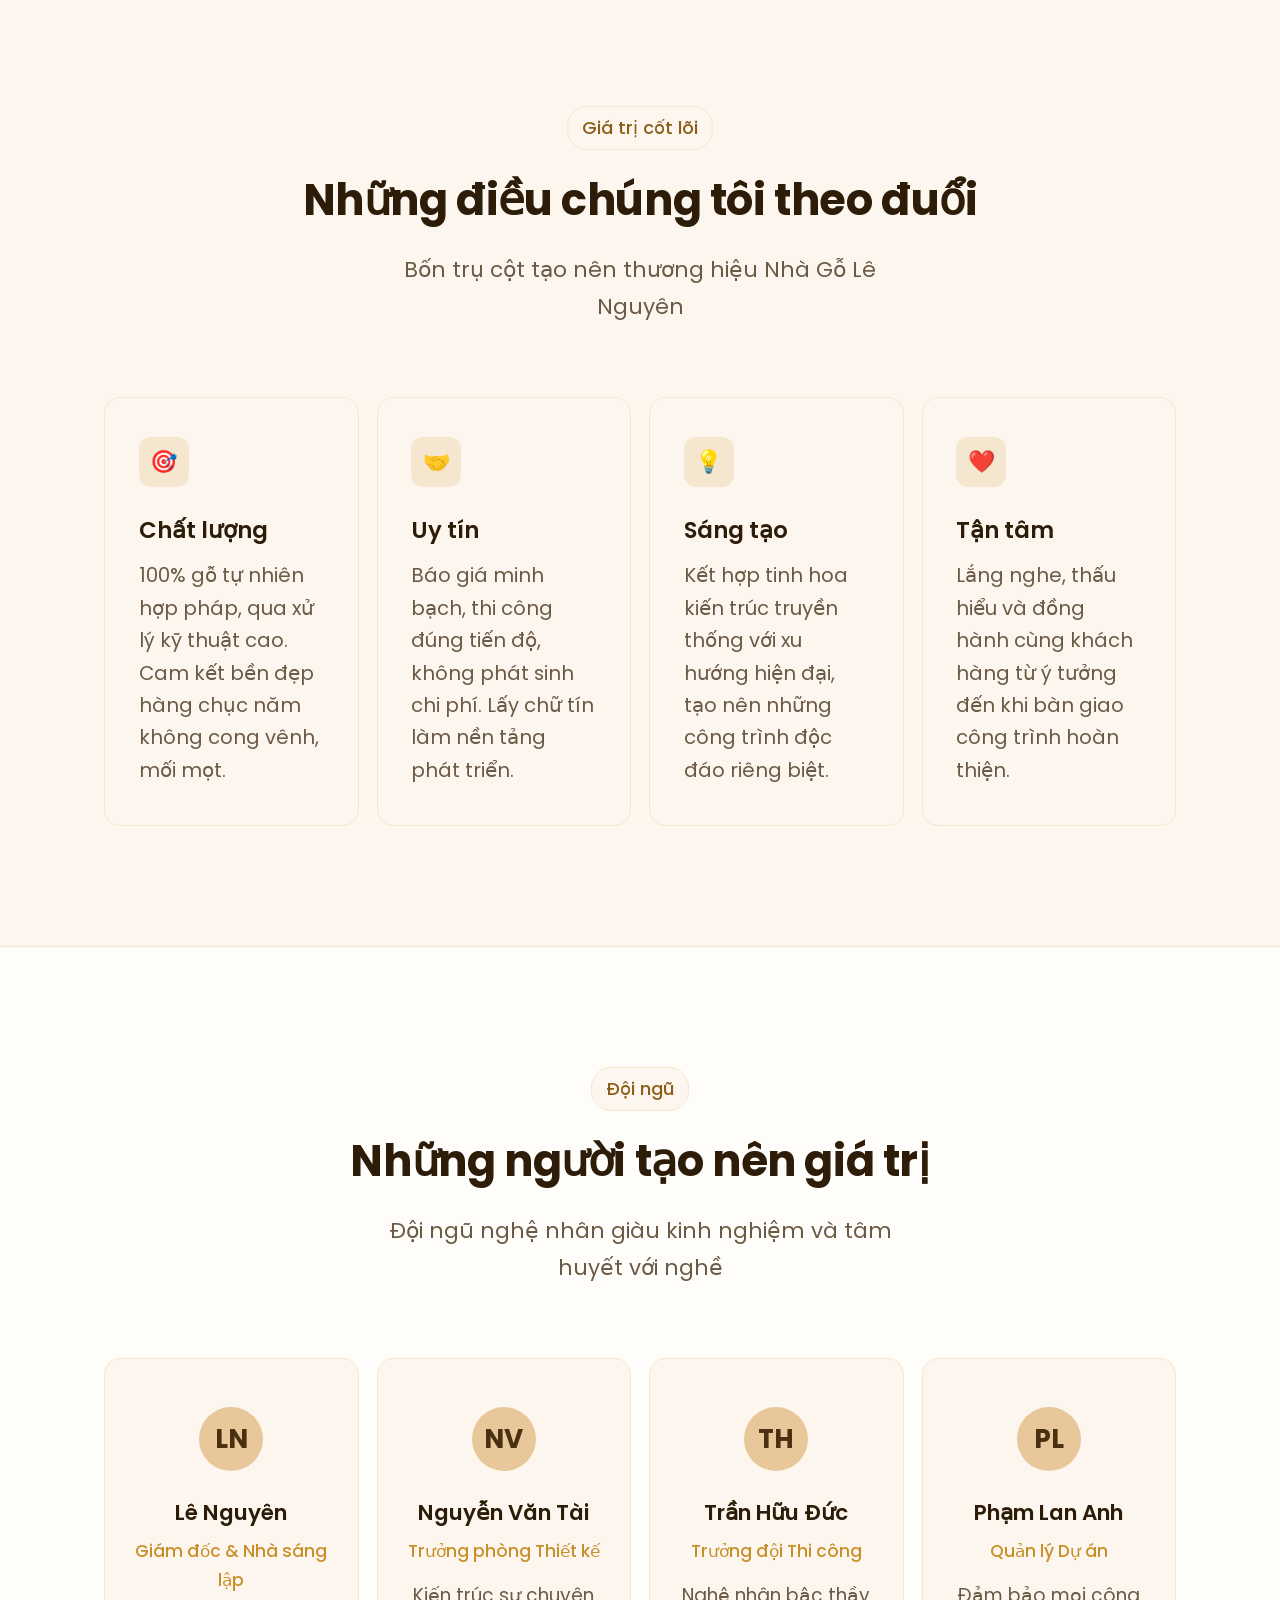
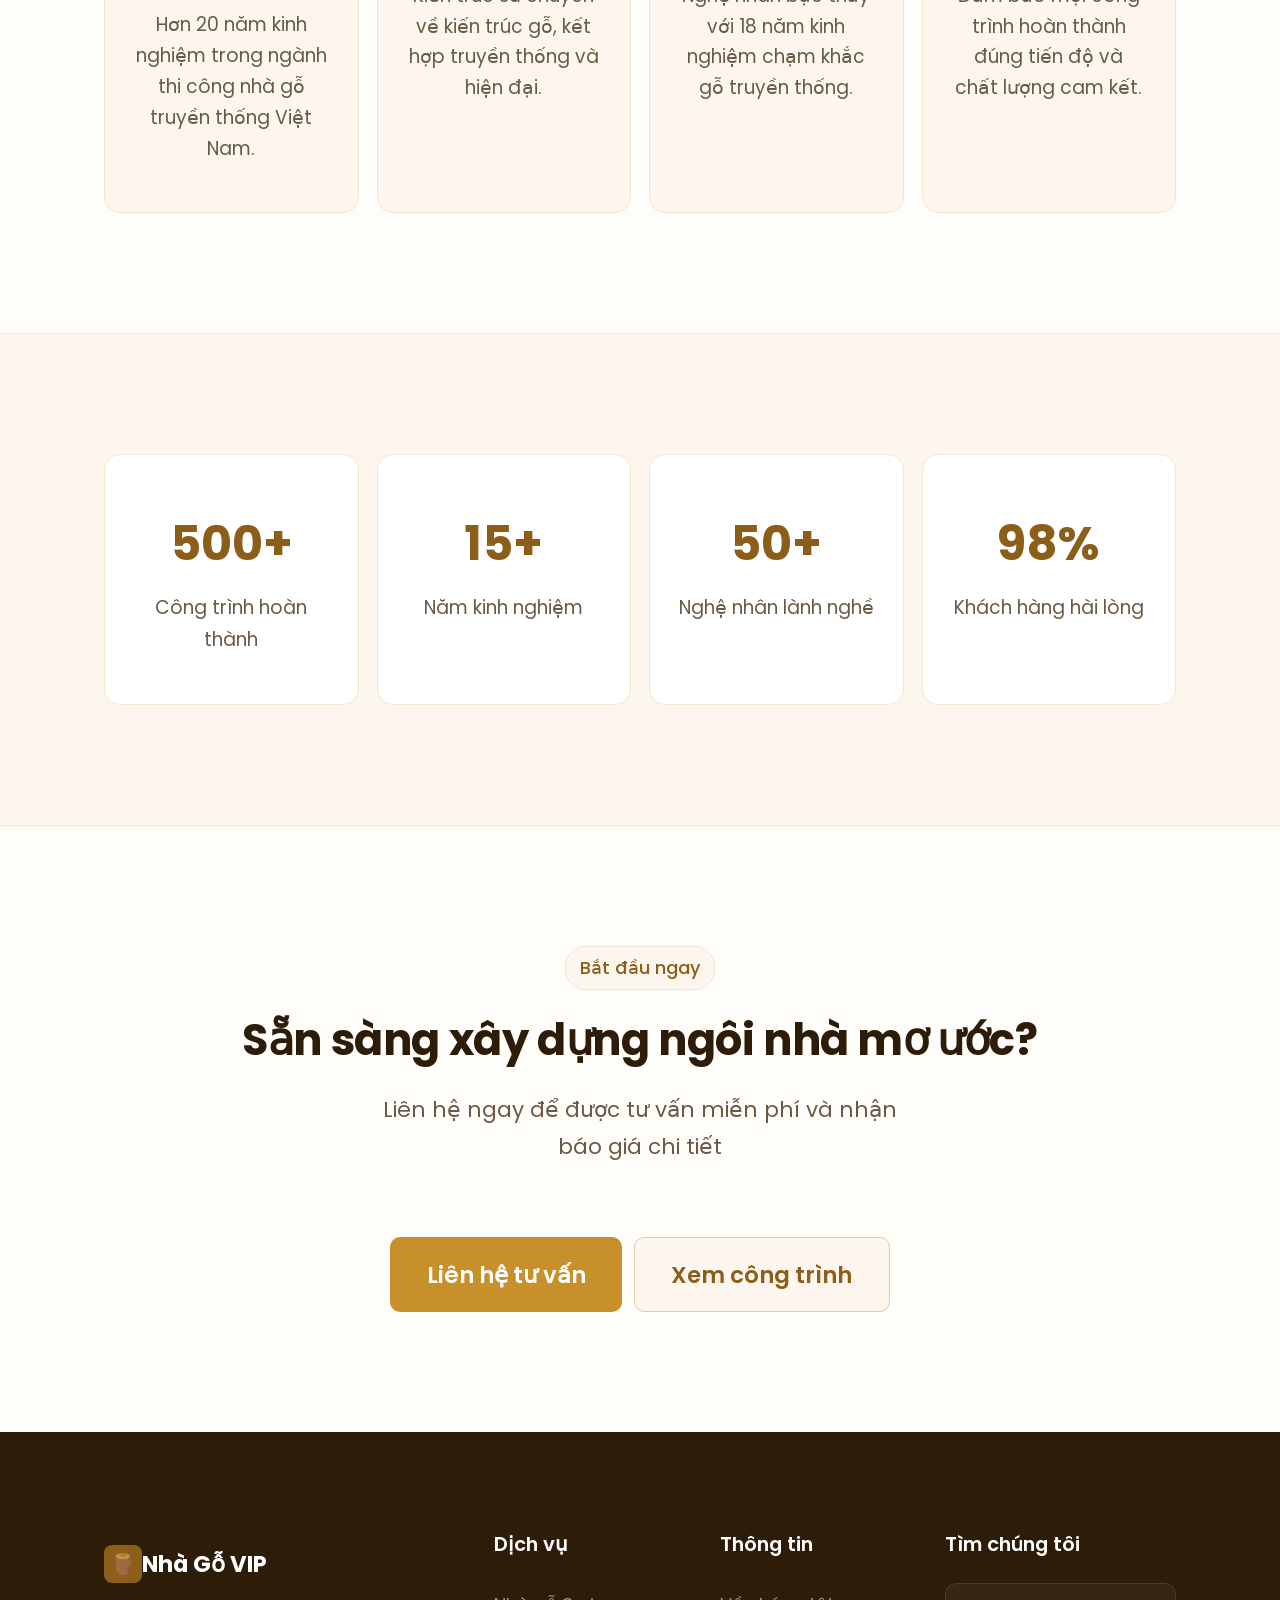
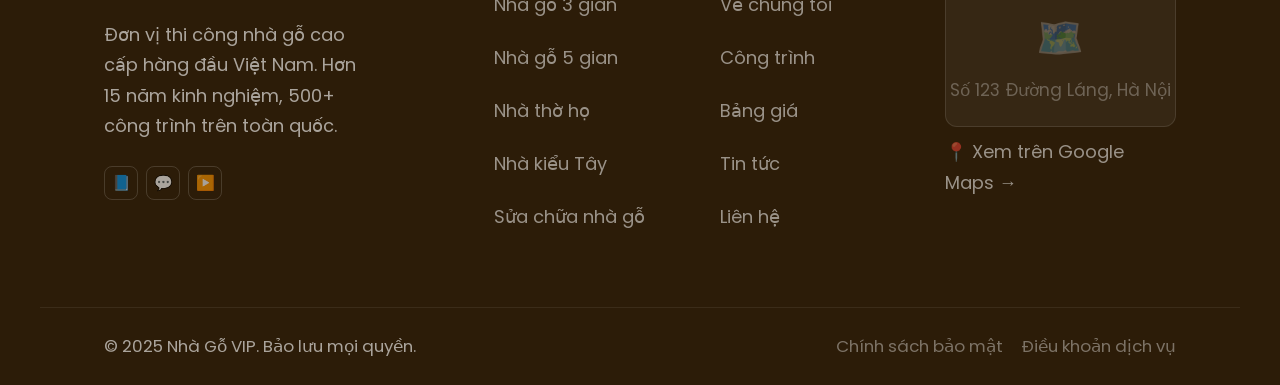
<file: about.html>
<!DOCTYPE html>
<html lang="vi">

<head>
    <meta charset="UTF-8">
    <meta name="viewport" content="width=device-width, initial-scale=1.0">
    <title>Về Chúng Tôi - Nhà Gỗ Lê Nguyên</title>
    <link href="https://fonts.googleapis.com/css2?family=Poppins:wght@400;500;600;700&display=swap" rel="stylesheet">
    <link rel="stylesheet" href="/style.css">
    <link rel="icon" type="image/png" href="/image/logo.png" style="height: 20px; width: 20px;" >
    <link rel="stylesheet" href="/script.js">
</head>

<body>

   <!-- NAVBAR -->
    <header class="navbar" id="navbar">
        <a href="index.html" class="logo">
            <img src="/image/logo.png" alt="Nhà Gỗ VIP">
        </a>

        <nav class="nav-links" id="navLinks">
            <a href="index.html" onclick="closeMenu()">Trang chủ</a>
            <a href="about.html" onclick="closeMenu()">Giới thiệu</a>
            <a href="projects.html" onclick="closeMenu()">Công trình</a>
            <a href="process.html" onclick="closeMenu()">Quy trình</a>
            <a href="contact.html" onclick="closeMenu()">Liên hệ</a>
            <a href="dashboard.html" onclick="closeMenu()">Dashboard</a>
            <a href="tel:0901234567" class="nav-mobile-cta" onclick="closeMenu()">📞 Tư vấn ngay</a>
        </nav>

        <div class="nav-right">
            <a href="tel:0901234567" class="nav-cta">📞 Tư vấn ngay</a>
            <button class="hamburger" id="hamburger" onclick="toggleMenu()" aria-label="Menu">
                <span></span>
                <span></span>
                <span></span>
            </button>
        </div>
    </header>
    <div class="nav-overlay" id="navOverlay" onclick="closeMenu()"></div>
    <!-- PAGE HEADER -->
    <section class="page-hero">
        <div class="page-hero-content">
            <div class="eyebrow">Về chúng tôi</div>
            <h1>Nhà Gỗ Lê Nguyên</h1>
            <p>Hơn 15 năm kinh nghiệm thi công nhà gỗ truyền thống — uy tín, chất lượng, tận tâm</p>
        </div>
    </section>

    <!-- STORY -->
    <section class="section">
        <div class="about-grid">
            <div class="about-text">
                <div class="eyebrow">Câu chuyện của chúng tôi</div>
                <h2>Từ đam mê đến thương hiệu hàng đầu</h2>
                <p>Nhà Gỗ Lê Nguyên được thành lập với niềm đam mê bảo tồn và phát huy giá trị kiến trúc gỗ truyền thống Việt Nam. Qua hơn 15 năm hoạt động, chúng tôi đã hoàn thành hơn 500 công trình trên khắp cả nước.</p>
                <p>Mỗi công trình đều được chăm chút tỉ mỉ từ khâu chọn gỗ, thiết kế cho đến thi công hoàn thiện. Chúng tôi luôn đặt chất lượng và sự hài lòng của khách hàng lên hàng đầu.</p>
                <p>Với đội ngũ nghệ nhân lành nghề được đào tạo bài bản, kết hợp giữa kỹ thuật truyền thống và công nghệ hiện đại, Nhà Gỗ Lê Nguyên tự hào mang đến những công trình gỗ đẳng cấp, bền đẹp theo thời gian.</p>
            </div>
            <div class="about-image">
                <div class="about-img-placeholder">
                    <div class="ico">🏗️</div>
                    <span>Xưởng sản xuất</span>
                </div>
            </div>
        </div>
    </section>

    <!-- VALUES -->
    <div class="section-bg">
        <section class="section">
            <div class="section-header">
                <div class="eyebrow">Giá trị cốt lõi</div>
                <h2>Những điều chúng tôi theo đuổi</h2>
                <p>Bốn trụ cột tạo nên thương hiệu Nhà Gỗ Lê Nguyên</p>
            </div>
            <div class="features-grid">
                <div class="feature-card">
                    <div class="feature-icon">🎯</div>
                    <h3>Chất lượng</h3>
                    <p>100% gỗ tự nhiên hợp pháp, qua xử lý kỹ thuật cao. Cam kết bền đẹp hàng chục năm không cong vênh, mối mọt.</p>
                </div>
                <div class="feature-card">
                    <div class="feature-icon">🤝</div>
                    <h3>Uy tín</h3>
                    <p>Báo giá minh bạch, thi công đúng tiến độ, không phát sinh chi phí. Lấy chữ tín làm nền tảng phát triển.</p>
                </div>
                <div class="feature-card">
                    <div class="feature-icon">💡</div>
                    <h3>Sáng tạo</h3>
                    <p>Kết hợp tinh hoa kiến trúc truyền thống với xu hướng hiện đại, tạo nên những công trình độc đáo riêng biệt.</p>
                </div>
                <div class="feature-card">
                    <div class="feature-icon">❤️</div>
                    <h3>Tận tâm</h3>
                    <p>Lắng nghe, thấu hiểu và đồng hành cùng khách hàng từ ý tưởng đến khi bàn giao công trình hoàn thiện.</p>
                </div>
            </div>
        </section>
    </div>

    <!-- TEAM -->
    <section class="section">
        <div class="section-header">
            <div class="eyebrow">Đội ngũ</div>
            <h2>Những người tạo nên giá trị</h2>
            <p>Đội ngũ nghệ nhân giàu kinh nghiệm và tâm huyết với nghề</p>
        </div>
        <div class="team-grid">
            <div class="team-card">
                <div class="team-avatar">LN</div>
                <h3>Lê Nguyên</h3>
                <div class="team-role">Giám đốc & Nhà sáng lập</div>
                <p>Hơn 20 năm kinh nghiệm trong ngành thi công nhà gỗ truyền thống Việt Nam.</p>
            </div>
            <div class="team-card">
                <div class="team-avatar">NV</div>
                <h3>Nguyễn Văn Tài</h3>
                <div class="team-role">Trưởng phòng Thiết kế</div>
                <p>Kiến trúc sư chuyên về kiến trúc gỗ, kết hợp truyền thống và hiện đại.</p>
            </div>
            <div class="team-card">
                <div class="team-avatar">TH</div>
                <h3>Trần Hữu Đức</h3>
                <div class="team-role">Trưởng đội Thi công</div>
                <p>Nghệ nhân bậc thầy với 18 năm kinh nghiệm chạm khắc gỗ truyền thống.</p>
            </div>
            <div class="team-card">
                <div class="team-avatar">PL</div>
                <h3>Phạm Lan Anh</h3>
                <div class="team-role">Quản lý Dự án</div>
                <p>Đảm bảo mọi công trình hoàn thành đúng tiến độ và chất lượng cam kết.</p>
            </div>
        </div>
    </section>

    <!-- STATS -->
    <div class="section-bg">
        <section class="section">
            <div class="stats-grid">
                <div class="stat-card">
                    <div class="stat-num">500+</div>
                    <div class="stat-lbl">Công trình hoàn thành</div>
                </div>
                <div class="stat-card">
                    <div class="stat-num">15+</div>
                    <div class="stat-lbl">Năm kinh nghiệm</div>
                </div>
                <div class="stat-card">
                    <div class="stat-num">50+</div>
                    <div class="stat-lbl">Nghệ nhân lành nghề</div>
                </div>
                <div class="stat-card">
                    <div class="stat-num">98%</div>
                    <div class="stat-lbl">Khách hàng hài lòng</div>
                </div>
            </div>
        </section>
    </div>

    <!-- CTA -->
    <section class="section" style="text-align:center;">
        <div class="section-header">
            <div class="eyebrow">Bắt đầu ngay</div>
            <h2>Sẵn sàng xây dựng ngôi nhà mơ ước?</h2>
            <p>Liên hệ ngay để được tư vấn miễn phí và nhận báo giá chi tiết</p>
        </div>
        <div class="hero-actions" style="justify-content:center;">
            <a href="contact.html" class="btn btn-gold">Liên hệ tư vấn</a>
            <a href="projects.html" class="btn" style="background:var(--c50);color:var(--c600);border:1px solid var(--c200);">Xem công trình</a>
        </div>
    </section>

    <!-- FOOTER -->
    <footer>
        <div class="footer-top">
            <div class="footer-brand">
                <div class="logo">
                    <div class="logo-icon">🪵</div>
                    <h2>Nhà Gỗ VIP</h2>
                </div>
                <p>Đơn vị thi công nhà gỗ cao cấp hàng đầu Việt Nam. Hơn 15 năm kinh nghiệm, 500+ công trình trên toàn
                    quốc.</p>
                <div class="social-links">
                    <a href="#" class="social-link">📘</a>
                    <a href="#" class="social-link">💬</a>
                    <a href="#" class="social-link">▶️</a>
                </div>
            </div>
            <div class="footer-col">
                <h4>Dịch vụ</h4>
                <ul>
                    <li><a href="#">Nhà gỗ 3 gian</a></li>
                    <li><a href="#">Nhà gỗ 5 gian</a></li>
                    <li><a href="#">Nhà thờ họ</a></li>
                    <li><a href="#">Nhà kiểu Tây</a></li>
                    <li><a href="#">Sửa chữa nhà gỗ</a></li>
                </ul>
            </div>
            <div class="footer-col">
                <h4>Thông tin</h4>
                <ul>
                    <li><a href="about.html">Về chúng tôi</a></li>
                    <li><a href="projects.html">Công trình</a></li>
                    <li><a href="#">Bảng giá</a></li>
                    <li><a href="#">Tin tức</a></li>
                    <li><a href="contact.html">Liên hệ</a></li>
                </ul>
            </div>
            <div class="footer-col">
                <h4>Tìm chúng tôi</h4>
                <div class="map-box">
                    <div class="ico">🗺️</div><span>Số 123 Đường Láng, Hà Nội</span>
                </div>
                <a href="https://maps.app.goo.gl/SU9f4RUDiNF7imm86" target="_blank" class="map-link">📍 Xem trên Google
                    Maps →</a>
            </div>
        </div>
        <div class="footer-bottom">
            <span>© 2025 Nhà Gỗ VIP. Bảo lưu mọi quyền.</span>
            <div style="display:flex;gap:18px"><a href="#">Chính sách bảo mật</a><a href="#">Điều khoản dịch vụ</a>
            </div>
        </div>
    </footer>

    <a href="tel:0901234567" class="call-btn" title="Gọi ngay">📞</a>

</body>

</html>
</file>
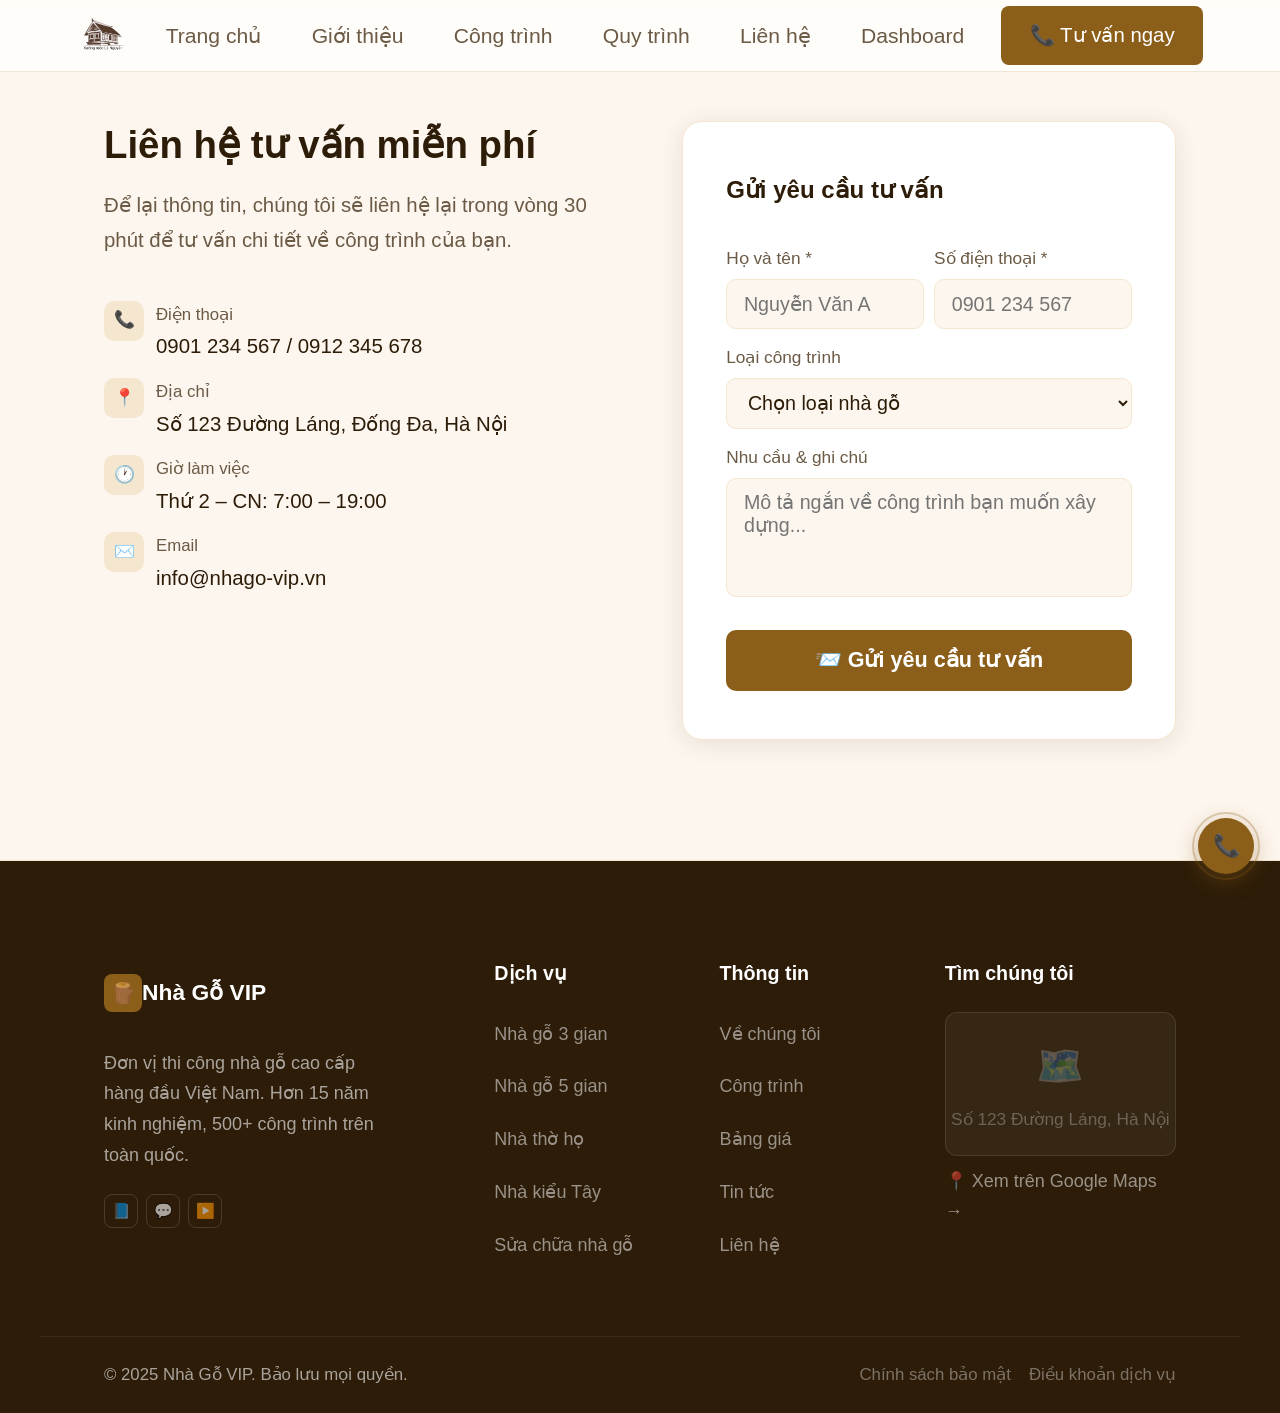
<file: contact.html>
<!DOCTYPE html>
<html lang="vi">

<head>
    <meta charset="UTF-8">
    <title>Công trình</title>
    <link rel="stylesheet" href="style.css">
    <link rel="icon" type="image/png" href="/image/logo.png" style="height: 20px; width: 20px;" >
    <link rel="stylesheet" href="/script.js">
</head>

<body>

    <!-- NAVBAR -->
    <header class="navbar" id="navbar">
        <a href="index.html" class="logo">
            <img src="/image/logo.png" alt="Nhà Gỗ VIP">
        </a>

        <nav class="nav-links" id="navLinks">
            <a href="index.html" onclick="closeMenu()">Trang chủ</a>
            <a href="about.html" onclick="closeMenu()">Giới thiệu</a>
            <a href="projects.html" onclick="closeMenu()">Công trình</a>
            <a href="process.html" onclick="closeMenu()">Quy trình</a>
            <a href="contact.html" onclick="closeMenu()">Liên hệ</a>
            <a href="dashboard.html" onclick="closeMenu()">Dashboard</a>
            <a href="tel:0901234567" class="nav-mobile-cta" onclick="closeMenu()">📞 Tư vấn ngay</a>
        </nav>

        <div class="nav-right">
            <a href="tel:0901234567" class="nav-cta">📞 Tư vấn ngay</a>
            <button class="hamburger" id="hamburger" onclick="toggleMenu()" aria-label="Menu">
                <span></span>
                <span></span>
                <span></span>
            </button>
        </div>
    </header>
    <div class="nav-overlay" id="navOverlay" onclick="closeMenu()"></div>
    <!-- ===== contact ===== -->
    <div class="section-bg" id="contact">
        <div class="contact-inner">
            <div class="contact-left">
                <h2>Liên hệ tư vấn miễn phí</h2>
                <p>Để lại thông tin, chúng tôi sẽ liên hệ lại trong vòng 30 phút để tư vấn chi tiết về công trình
                    của
                    bạn.</p>
                <div class="info-list">
                    <div class="info-item">
                        <div class="info-ico">📞</div>
                        <div>
                            <div class="info-lbl">Điện thoại</div>
                            <div class="info-val">0901 234 567 / 0912 345 678</div>
                        </div>
                    </div>
                    <div class="info-item">
                        <div class="info-ico">📍</div>
                        <div>
                            <div class="info-lbl">Địa chỉ</div>
                            <div class="info-val">Số 123 Đường Láng, Đống Đa, Hà Nội</div>
                        </div>
                    </div>
                    <div class="info-item">
                        <div class="info-ico">🕐</div>
                        <div>
                            <div class="info-lbl">Giờ làm việc</div>
                            <div class="info-val">Thứ 2 – CN: 7:00 – 19:00</div>
                        </div>
                    </div>
                    <div class="info-item">
                        <div class="info-ico">✉️</div>
                        <div>
                            <div class="info-lbl">Email</div>
                            <div class="info-val">info@nhago-vip.vn</div>
                        </div>
                    </div>
                </div>
            </div>
            <div class="form-card">
                <h3>Gửi yêu cầu tư vấn</h3>
                <form onsubmit="sendForm(event)">
                    <div class="form-row">
                        <div class="form-group"><label>Họ và tên *</label><input type="text" placeholder="Nguyễn Văn A"
                                required></div>
                        <div class="form-group"><label>Số điện thoại *</label><input type="tel"
                                placeholder="0901 234 567" required></div>
                    </div>
                    <div class="form-group">
                        <label>Loại công trình</label>
                        <select>
                            <option value="">Chọn loại nhà gỗ</option>
                            <option>Nhà gỗ 3 gian</option>
                            <option>Nhà gỗ 5 gian</option>
                            <option>Nhà thờ họ</option>
                            <option>Nhà gỗ kiểu Tây</option>
                        </select>
                    </div>
                    <div class="form-group"><label>Nhu cầu & ghi chú</label><textarea rows="4"
                            placeholder="Mô tả ngắn về công trình bạn muốn xây dựng..."></textarea></div>
                    <button type="submit" class="form-submit">📨 Gửi yêu cầu tư vấn</button>
                </form>
            </div>
        </div>
    </div>

    <!-- ===== FOOTER ===== -->
    <footer>
        <div class="footer-top">
            <div class="footer-brand">
                <div class="logo">
                    <div class="logo-icon">🪵</div>
                    <h2>Nhà Gỗ VIP</h2>
                </div>
                <p>Đơn vị thi công nhà gỗ cao cấp hàng đầu Việt Nam. Hơn 15 năm kinh nghiệm, 500+ công trình trên
                    toàn
                    quốc.</p>
                <div class="social-links">
                    <a href="#" class="social-link">📘</a>
                    <a href="#" class="social-link">💬</a>
                    <a href="#" class="social-link">▶️</a>
                </div>
            </div>
            <div class="footer-col">
                <h4>Dịch vụ</h4>
                <ul>
                    <li><a href="#">Nhà gỗ 3 gian</a></li>
                    <li><a href="#">Nhà gỗ 5 gian</a></li>
                    <li><a href="#">Nhà thờ họ</a></li>
                    <li><a href="#">Nhà kiểu Tây</a></li>
                    <li><a href="#">Sửa chữa nhà gỗ</a></li>
                </ul>
            </div>
            <div class="footer-col">
                <h4>Thông tin</h4>
                <ul>
                    <li><a href="#">Về chúng tôi</a></li>
                    <li><a href="#">Công trình</a></li>
                    <li><a href="#">Bảng giá</a></li>
                    <li><a href="#">Tin tức</a></li>
                    <li><a href="#">Liên hệ</a></li>
                </ul>
            </div>
            <div class="footer-col">
                <h4>Tìm chúng tôi</h4>
                <div class="map-box">
                    <div class="ico">🗺️</div><span>Số 123 Đường Láng, Hà Nội</span>
                </div>
                <a href="https://maps.app.goo.gl/SU9f4RUDiNF7imm86" target="_blank" class="map-link">📍 Xem trên
                    Google
                    Maps →</a>
            </div>
        </div>
        <div class="footer-bottom">
            <span>© 2025 Nhà Gỗ VIP. Bảo lưu mọi quyền.</span>
            <div style="display:flex;gap:18px"><a href="#">Chính sách bảo mật</a><a href="#">Điều khoản dịch vụ</a>
            </div>
        </div>
    </footer>

    <a href="tel:0901234567" class="call-btn" title="Gọi ngay">📞</a>


</body>

</html>
</file>
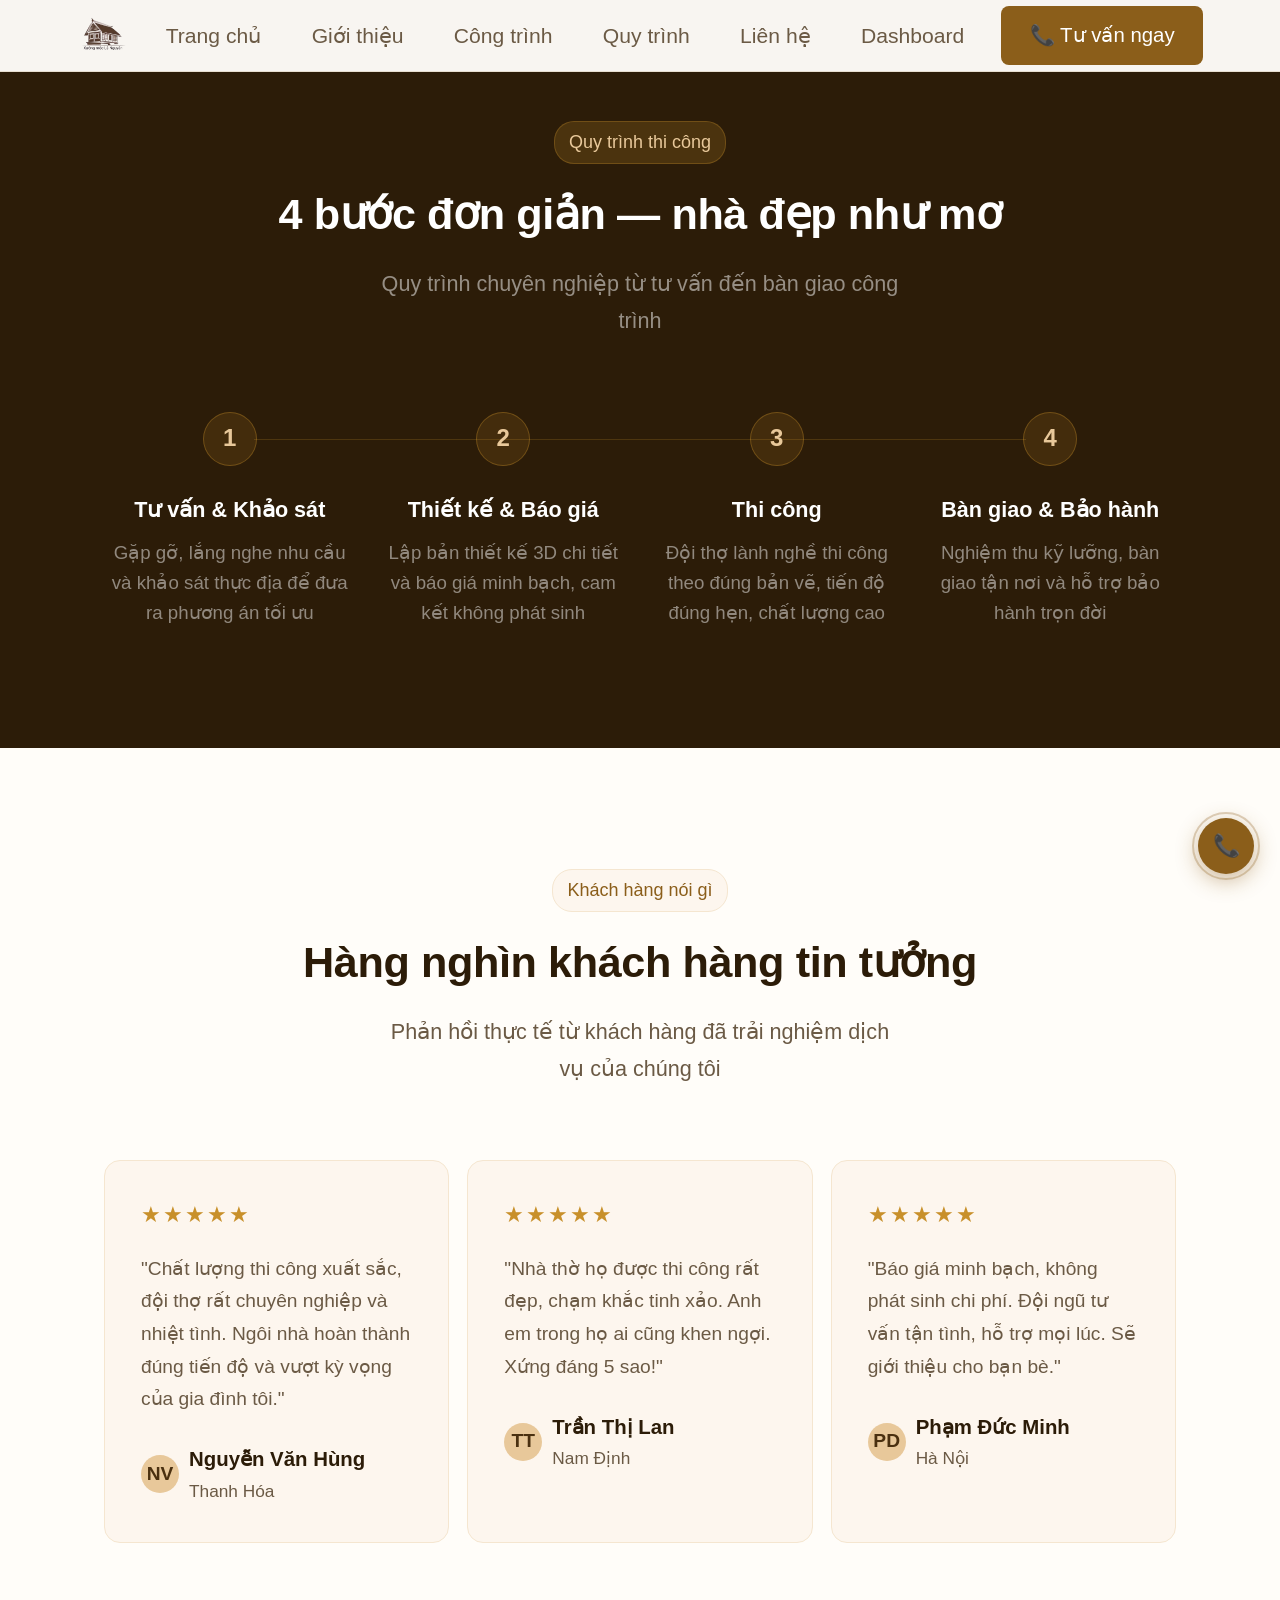
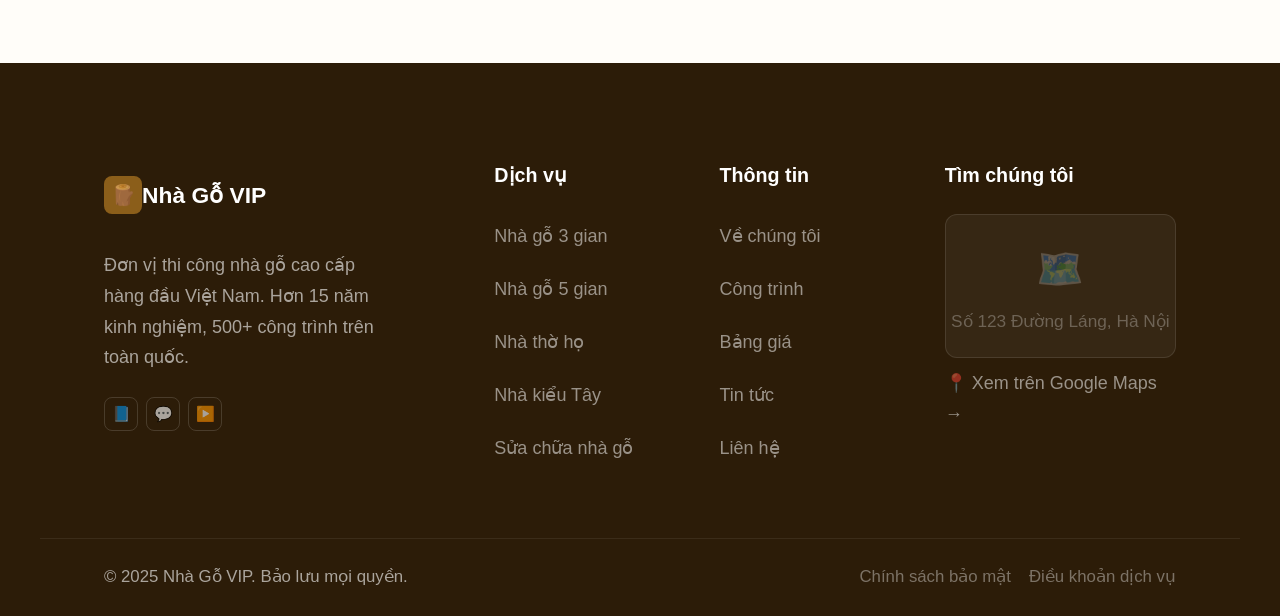
<file: process.html>
<!DOCTYPE html>
<html lang="vi">

<head>
    <meta charset="UTF-8">
    <title>Công trình</title>
    <link rel="stylesheet" href="style.css">
    <link rel="icon" type="image/png" href="/image/logo.png" style="height: 20px; width: 20px;" >
    <link rel="stylesheet" href="/script.js">
</head>

<body>

  <!-- NAVBAR -->
    <header class="navbar" id="navbar">
        <a href="index.html" class="logo">
            <img src="/image/logo.png" alt="Nhà Gỗ VIP">
        </a>

        <nav class="nav-links" id="navLinks">
            <a href="index.html" onclick="closeMenu()">Trang chủ</a>
            <a href="about.html" onclick="closeMenu()">Giới thiệu</a>
            <a href="projects.html" onclick="closeMenu()">Công trình</a>
            <a href="process.html" onclick="closeMenu()">Quy trình</a>
            <a href="contact.html" onclick="closeMenu()">Liên hệ</a>
            <a href="dashboard.html" onclick="closeMenu()">Dashboard</a>
            <a href="tel:0901234567" class="nav-mobile-cta" onclick="closeMenu()">📞 Tư vấn ngay</a>
        </nav>

        <div class="nav-right">
            <a href="tel:0901234567" class="nav-cta">📞 Tư vấn ngay</a>
            <button class="hamburger" id="hamburger" onclick="toggleMenu()" aria-label="Menu">
                <span></span>
                <span></span>
                <span></span>
            </button>
        </div>
    </header>
    <div class="nav-overlay" id="navOverlay" onclick="closeMenu()"></div>
        <!-- PROCESS -->
        <section class="process-section" id="process">
            <div class="process-inner">
                <div class="section-header">
                    <div class="eyebrow">Quy trình thi công</div>
                    <h2>4 bước đơn giản — nhà đẹp như mơ</h2>
                    <p>Quy trình chuyên nghiệp từ tư vấn đến bàn giao công trình</p>
                </div>
                <div class="process-steps">
                    <div class="step">
                        <div class="step-num">1</div>
                        <h4>Tư vấn & Khảo sát</h4>
                        <p>Gặp gỡ, lắng nghe nhu cầu và khảo sát thực địa để đưa ra phương án tối ưu</p>
                    </div>
                    <div class="step">
                        <div class="step-num">2</div>
                        <h4>Thiết kế & Báo giá</h4>
                        <p>Lập bản thiết kế 3D chi tiết và báo giá minh bạch, cam kết không phát sinh</p>
                    </div>
                    <div class="step">
                        <div class="step-num">3</div>
                        <h4>Thi công</h4>
                        <p>Đội thợ lành nghề thi công theo đúng bản vẽ, tiến độ đúng hẹn, chất lượng cao</p>
                    </div>
                    <div class="step">
                        <div class="step-num">4</div>
                        <h4>Bàn giao & Bảo hành</h4>
                        <p>Nghiệm thu kỹ lưỡng, bàn giao tận nơi và hỗ trợ bảo hành trọn đời</p>
                    </div>
                </div>
            </div>
        </section>

        <!-- TESTIMONIALS -->
        <section class="section">
            <div class="section-header">
                <div class="eyebrow">Khách hàng nói gì</div>
                <h2>Hàng nghìn khách hàng tin tưởng</h2>
                <p>Phản hồi thực tế từ khách hàng đã trải nghiệm dịch vụ của chúng tôi</p>
            </div>
            <div class="testimonials-grid">
                <div class="testimonial-card">
                    <div class="stars">★★★★★</div>
                    <p>"Chất lượng thi công xuất sắc, đội thợ rất chuyên nghiệp và nhiệt tình. Ngôi nhà hoàn thành đúng
                        tiến
                        độ và vượt kỳ vọng của gia đình tôi."</p>
                    <div class="reviewer">
                        <div class="avatar">NV</div>
                        <div class="reviewer-info">
                            <div class="name">Nguyễn Văn Hùng</div>
                            <div class="place">Thanh Hóa</div>
                        </div>
                    </div>
                </div>
                <div class="testimonial-card">
                    <div class="stars">★★★★★</div>
                    <p>"Nhà thờ họ được thi công rất đẹp, chạm khắc tinh xảo. Anh em trong họ ai cũng khen ngợi. Xứng
                        đáng 5
                        sao!"</p>
                    <div class="reviewer">
                        <div class="avatar">TT</div>
                        <div class="reviewer-info">
                            <div class="name">Trần Thị Lan</div>
                            <div class="place">Nam Định</div>
                        </div>
                    </div>
                </div>
                <div class="testimonial-card">
                    <div class="stars">★★★★★</div>
                    <p>"Báo giá minh bạch, không phát sinh chi phí. Đội ngũ tư vấn tận tình, hỗ trợ mọi lúc. Sẽ giới
                        thiệu
                        cho bạn bè."</p>
                    <div class="reviewer">
                        <div class="avatar">PD</div>
                        <div class="reviewer-info">
                            <div class="name">Phạm Đức Minh</div>
                            <div class="place">Hà Nội</div>
                        </div>
                    </div>
                </div>
            </div>
        </section>
        <!-- ===== FOOTER ===== -->
        <footer>
            <div class="footer-top">
                <div class="footer-brand">
                    <div class="logo">
                        <div class="logo-icon">🪵</div>
                        <h2>Nhà Gỗ VIP</h2>
                    </div>
                    <p>Đơn vị thi công nhà gỗ cao cấp hàng đầu Việt Nam. Hơn 15 năm kinh nghiệm, 500+ công trình trên
                        toàn
                        quốc.</p>
                    <div class="social-links">
                        <a href="#" class="social-link">📘</a>
                        <a href="#" class="social-link">💬</a>
                        <a href="#" class="social-link">▶️</a>
                    </div>
                </div>
                <div class="footer-col">
                    <h4>Dịch vụ</h4>
                    <ul>
                        <li><a href="#">Nhà gỗ 3 gian</a></li>
                        <li><a href="#">Nhà gỗ 5 gian</a></li>
                        <li><a href="#">Nhà thờ họ</a></li>
                        <li><a href="#">Nhà kiểu Tây</a></li>
                        <li><a href="#">Sửa chữa nhà gỗ</a></li>
                    </ul>
                </div>
                <div class="footer-col">
                    <h4>Thông tin</h4>
                    <ul>
                        <li><a href="#">Về chúng tôi</a></li>
                        <li><a href="#">Công trình</a></li>
                        <li><a href="#">Bảng giá</a></li>
                        <li><a href="#">Tin tức</a></li>
                        <li><a href="#">Liên hệ</a></li>
                    </ul>
                </div>
                <div class="footer-col">
                    <h4>Tìm chúng tôi</h4>
                    <div class="map-box">
                        <div class="ico">🗺️</div><span>Số 123 Đường Láng, Hà Nội</span>
                    </div>
                    <a href="https://maps.app.goo.gl/SU9f4RUDiNF7imm86" target="_blank" class="map-link">📍 Xem trên
                        Google
                        Maps →</a>
                </div>
            </div>
            <div class="footer-bottom">
                <span>© 2025 Nhà Gỗ VIP. Bảo lưu mọi quyền.</span>
                <div style="display:flex;gap:18px"><a href="#">Chính sách bảo mật</a><a href="#">Điều khoản dịch vụ</a>
                </div>
            </div>
        </footer>

        <a href="tel:0901234567" class="call-btn" title="Gọi ngay">📞</a>
</file>
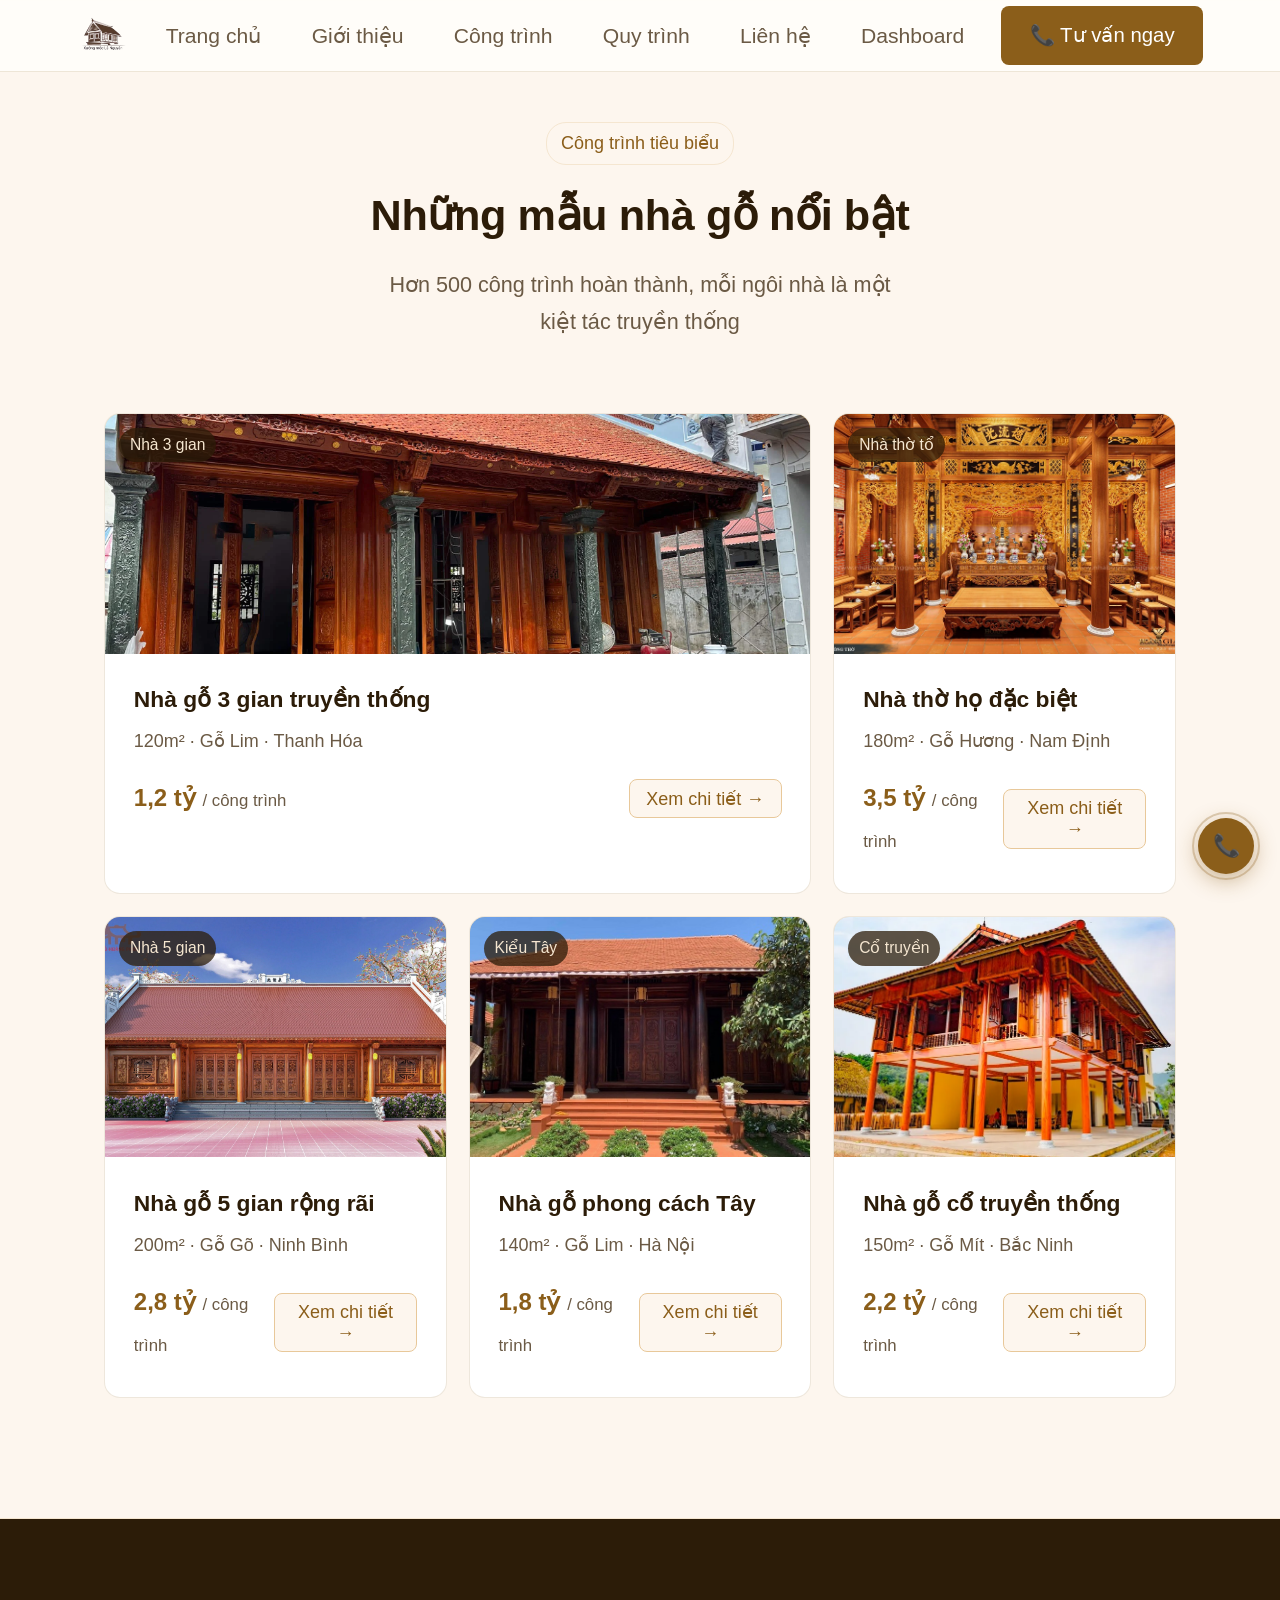
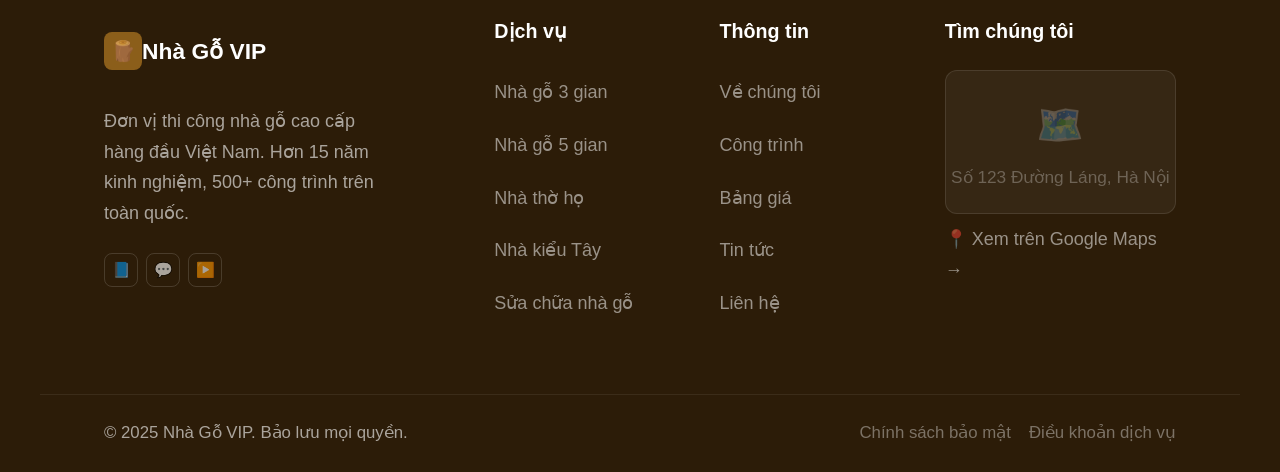
<file: projects.html>
<!DOCTYPE html>
<html lang="vi">

<head>
    <meta charset="UTF-8">
    <title>Công trình</title>
    <link rel="stylesheet" href="/style.css">
    <link rel="icon" type="image/png" href="/image/logo.png" style="height: 20px; width: 20px;" >
    <link rel="stylesheet" href="/script.js">
</head>

<body>

    <!-- NAVBAR -->
    <header class="navbar" id="navbar">
        <a href="index.html" class="logo">
            <img src="/image/logo.png" alt="Nhà Gỗ VIP">
        </a>

        <nav class="nav-links" id="navLinks">
            <a href="index.html" onclick="closeMenu()">Trang chủ</a>
            <a href="about.html" onclick="closeMenu()">Giới thiệu</a>
            <a href="projects.html" onclick="closeMenu()">Công trình</a>
            <a href="process.html" onclick="closeMenu()">Quy trình</a>
            <a href="contact.html" onclick="closeMenu()">Liên hệ</a>
            <a href="dashboard.html" onclick="closeMenu()">Dashboard</a>
            <a href="tel:0901234567" class="nav-mobile-cta" onclick="closeMenu()">📞 Tư vấn ngay</a>
        </nav>

        <div class="nav-right">
            <a href="tel:0901234567" class="nav-cta">📞 Tư vấn ngay</a>
            <button class="hamburger" id="hamburger" onclick="toggleMenu()" aria-label="Menu">
                <span></span>
                <span></span>
                <span></span>
            </button>
        </div>
    </header>
    <div class="nav-overlay" id="navOverlay" onclick="closeMenu()"></div>

    <!-- PROJECTS -->
    <div class="section-bg">
        <section class="section" id="projects">
            <div class="section-header">
                <div class="eyebrow">Công trình tiêu biểu</div>
                <h2>Những mẫu nhà gỗ nổi bật</h2>
                <p>Hơn 500 công trình hoàn thành, mỗi ngôi nhà là một kiệt tác truyền thống</p>
            </div>
            <div class="project-grid">
                <!-- ═══ CARD 1: Nhà 3 gian ═══
                     🖼️ ĐỔI ẢNH: thay /image/img1.jpg bằng ảnh mới
                     Kích thước đề nghị: 800x600px trở lên -->
                <div class="project-card">
                    <div class="card-img">
                        <img src="/image/img1.jpg" alt="Nhà gỗ 3 gian truyền thống">
                        <span class="tag">Nhà 3 gian</span>
                    </div>
                    <div class="card-body">
                        <h3>Nhà gỗ 3 gian truyền thống</h3>
                        <div class="card-meta">120m² · Gỗ Lim · Thanh Hóa</div>
                        <div class="card-foot">
                            <div class="price">1,2 tỷ <span>/ công trình</span></div><button class="card-btn">Xem chi
                                tiết →</button>
                        </div>
                    </div>
                </div>

                <!-- ═══ CARD 2: Nhà thờ họ ═══
                     🖼️ ĐỔI ẢNH: thay /image/img2.jpg bằng ảnh mới
                     Kích thước đề nghị: 800x600px trở lên -->
                <div class="project-card">
                    <div class="card-img">
                        <img src="/image/img2.jpg" alt="Nhà thờ họ đặc biệt">
                        <span class="tag">Nhà thờ tổ</span>
                    </div>
                    <div class="card-body">
                        <h3>Nhà thờ họ đặc biệt</h3>
                        <div class="card-meta">180m² · Gỗ Hương · Nam Định</div>
                        <div class="card-foot">
                            <div class="price">3,5 tỷ <span>/ công trình</span></div><button class="card-btn">Xem chi
                                tiết →</button>
                        </div>
                    </div>
                </div>

                <!-- ═══ CARD 3: Nhà 5 gian ═══
                     🖼️ ĐỔI ẢNH: thay /image/img3.jpg bằng ảnh mới
                     Kích thước đề nghị: 800x600px trở lên -->
                <div class="project-card">
                    <div class="card-img">
                        <img src="/image/img3.jpg" alt="Nhà gỗ 5 gian rộng rãi">
                        <span class="tag">Nhà 5 gian</span>
                    </div>
                    <div class="card-body">
                        <h3>Nhà gỗ 5 gian rộng rãi</h3>
                        <div class="card-meta">200m² · Gỗ Gõ · Ninh Bình</div>
                        <div class="card-foot">
                            <div class="price">2,8 tỷ <span>/ công trình</span></div><button class="card-btn">Xem chi
                                tiết →</button>
                        </div>
                    </div>
                </div>
                <!-- ═══ CARD 4: Nhà kiểu Tây ═══
                     🖼️ ĐỔI ẢNH: thay /image/img6.jpg bằng ảnh mới
                     Kích thước đề nghị: 800x600px trở lên -->
                <div class="project-card">
                    <div class="card-img">
                        <img src="/image/img6.jpg" alt="Nhà gỗ phong cách Tây">
                        <span class="tag">Kiểu Tây</span>
                    </div>
                    <div class="card-body">
                        <h3>Nhà gỗ phong cách Tây</h3>
                        <div class="card-meta">140m² · Gỗ Lim · Hà Nội</div>
                        <div class="card-foot">
                            <div class="price">1,8 tỷ <span>/ công trình</span></div><button class="card-btn">Xem chi
                                tiết →</button>
                        </div>
                    </div>
                </div>

                <!-- ═══ CARD 5: Nhà cổ truyền ═══
                     🖼️ ĐỔI ẢNH: thay /image/img5.jpg bằng ảnh mới
                     Kích thước đề nghị: 800x600px trở lên -->
                <div class="project-card">
                    <div class="card-img">
                        <img src="/image/img5.jpg" alt="Nhà gỗ cổ truyền thống">
                        <span class="tag">Cổ truyền</span>
                    </div>
                    <div class="card-body">
                        <h3>Nhà gỗ cổ truyền thống</h3>
                        <div class="card-meta">150m² · Gỗ Mít · Bắc Ninh</div>
                        <div class="card-foot">
                            <div class="price">2,2 tỷ <span>/ công trình</span></div><button class="card-btn">Xem chi
                                tiết →</button>
                        </div>
                    </div>
                </div>
            </div>
        </section>
    </div>

    <!-- ===== FOOTER ===== -->
    <footer>
        <div class="footer-top">
            <div class="footer-brand">
                <div class="logo">
                    <div class="logo-icon">🪵</div>
                    <h2>Nhà Gỗ VIP</h2>
                </div>
                <p>Đơn vị thi công nhà gỗ cao cấp hàng đầu Việt Nam. Hơn 15 năm kinh nghiệm, 500+ công trình trên
                    toàn
                    quốc.</p>
                <div class="social-links">
                    <a href="#" class="social-link">📘</a>
                    <a href="#" class="social-link">💬</a>
                    <a href="#" class="social-link">▶️</a>
                </div>
            </div>
            <div class="footer-col">
                <h4>Dịch vụ</h4>
                <ul>
                    <li><a href="#">Nhà gỗ 3 gian</a></li>
                    <li><a href="#">Nhà gỗ 5 gian</a></li>
                    <li><a href="#">Nhà thờ họ</a></li>
                    <li><a href="#">Nhà kiểu Tây</a></li>
                    <li><a href="#">Sửa chữa nhà gỗ</a></li>
                </ul>
            </div>
            <div class="footer-col">
                <h4>Thông tin</h4>
                <ul>
                    <li><a href="#">Về chúng tôi</a></li>
                    <li><a href="#">Công trình</a></li>
                    <li><a href="#">Bảng giá</a></li>
                    <li><a href="#">Tin tức</a></li>
                    <li><a href="#">Liên hệ</a></li>
                </ul>
            </div>
            <div class="footer-col">
                <h4>Tìm chúng tôi</h4>
                <div class="map-box">
                    <div class="ico">🗺️</div><span>Số 123 Đường Láng, Hà Nội</span>
                </div>
                <a href="https://maps.app.goo.gl/SU9f4RUDiNF7imm86" target="_blank" class="map-link">📍 Xem trên
                    Google
                    Maps →</a>
            </div>
        </div>
        <div class="footer-bottom">
            <span>© 2025 Nhà Gỗ VIP. Bảo lưu mọi quyền.</span>
            <div style="display:flex;gap:18px"><a href="#">Chính sách bảo mật</a><a href="#">Điều khoản dịch vụ</a>
            </div>
        </div>
    </footer>

    <a href="tel:0901234567" class="call-btn" title="Gọi ngay">📞</a>


</body>

</html>
</file>
<file: style.css>
/* ── RESET & TOKENS ── */
*,
*::before,
*::after {
    box-sizing: border-box;
    margin: 0;
    padding: 0;
}

:root {
    --c50: #fdf6ee;
    --c100: #f5e6d0;
    --c200: #e8c89a;
    --c400: #c8902a;
    --c600: #8b5e1a;
    --c800: #4a3010;
    --c900: #2c1c08;
    --text: #2c1c08;
    --muted: #6b5a45;
    --border: rgba(139, 94, 26, .15);
    --bg: #fffdf9;
    --shadow: 0 4px 24px rgba(44, 28, 8, .10);
    --r8: 8px;
    --r10: 10px;
    --r12: 12px;
    --r16: 16px;
    --r20: 20px;
}

html {
    font-size: clamp(17px, 2vw, 24px);
}

body {
    font-family: 'Poppins', sans-serif;
    background: var(--bg);
    color: var(--text);
    line-height: 1.7;
}

a {
    text-decoration: none;
    color: inherit;
}

ul {
    list-style: none;
}

img {
    display: block;
    width: 100%;
    height: 100%;
    object-fit: cover;
}

/* ── SHARED UTILITIES ── */
.btn {
    display: inline-flex;
    align-items: center;
    padding: .75em 1.6em;
    border-radius: var(--r10);
    font-size: clamp(.95rem, 1.2vw, 1.1rem);
    font-weight: 600;
    cursor: pointer;
    border: none;
    transition: all .2s;
}

.btn-gold {
    background: var(--c400);
    color: #fff;
}

.btn-gold:hover {
    background: var(--c600);
    transform: translateY(-1px);
}

.btn-ghost {
    background: transparent;
    color: #fff;
    border: 1.5px solid rgba(255, 255, 255, .3);
}

.btn-ghost:hover {
    background: rgba(255, 255, 255, .08);
}

.section {
    padding: 5rem 5%;
    max-width: 1200px;
    margin: 0 auto;
}

.section-bg {
    background: var(--c50);
    border-top: 1px solid var(--c100);
    border-bottom: 1px solid var(--c100);
}

.section-header {
    text-align: center;
    margin-bottom: 3rem;
}

.eyebrow {
    display: inline-block;
    padding: .3em .8em;
    background: var(--c50);
    color: var(--c600);
    border: 1px solid var(--c100);
    border-radius: 20px;
    font-size: .75rem;
    font-weight: 500;
    margin-bottom: .6rem;
}

.section-header h2 {
    font-size: clamp(1.8rem, 3.2vw, 2.8rem);
    font-weight: 700;
    color: var(--c900);
    letter-spacing: -.4px;
    margin-bottom: .6rem;
}

.section-header p {
    font-size: clamp(.9rem, 1.3vw, 1.05rem);
    color: var(--muted);
    max-width: 520px;
    margin: 0 auto;
}

/* ── NAVBAR ── */
.navbar {
    position: fixed;
    inset: 0 0 auto;
    z-index: 100;
    display: flex;
    align-items: center;
    justify-content: space-between;
    padding: 0 6%;
    height: 72px;
    background: rgba(255, 253, 249, .97);
    backdrop-filter: blur(10px);
    -webkit-backdrop-filter: blur(10px);
    border-bottom: 1px solid var(--border);
}

.logo {
    display: flex;
    align-items: center;
    height: 72px;
}

.logo img {
    height: 52px;
    width: auto;
    object-fit: contain;
}

.logo-icon {
    width: 38px;
    height: 38px;
    border-radius: var(--r8);
    background: var(--c600);
    display: flex;
    align-items: center;
    justify-content: center;
    font-size: 20px;
}

.logo h2 {
    font-size: clamp(1.1rem, 1.5vw, 1.5rem);
    font-weight: 700;
    color: var(--c800);
}

.nav-links {
    display: flex;
    gap: 4px;
}

.nav-links a {
    padding: .5em 1.1em;
    border-radius: var(--r8);
    font-size: clamp(.88rem, 1vw, 1rem);
    font-weight: 500;
    color: var(--muted);
    transition: all .2s;
    white-space: nowrap;
}

.nav-links a:hover {
    background: var(--c50);
    color: var(--c600);
}

.nav-right {
    display: flex;
    align-items: center;
    gap: 10px;
}

.nav-cta {
    padding: .6em 1.4em;
    background: var(--c600);
    color: #fff;
    border-radius: var(--r8);
    font-size: clamp(.85rem, 1vw, 1rem);
    font-weight: 500;
    transition: background .2s;
    white-space: nowrap;
}

.nav-cta:hover {
    background: var(--c800);
}

/* Hamburger button */
.hamburger {
    display: none;
    flex-direction: column;
    justify-content: center;
    gap: 5px;
    width: 40px;
    height: 40px;
    background: none;
    border: none;
    cursor: pointer;
    padding: 6px;
    border-radius: var(--r8);
    transition: background .2s;
}

.hamburger:hover {
    background: var(--c50);
}

.hamburger span {
    display: block;
    height: 2px;
    background: var(--c800);
    border-radius: 2px;
    transition: transform .3s, opacity .3s, width .3s;
    transform-origin: center;
}

.hamburger.active span:nth-child(1) {
    transform: translateY(7px) rotate(45deg);
}

.hamburger.active span:nth-child(2) {
    opacity: 0;
    transform: scaleX(0);
}

.hamburger.active span:nth-child(3) {
    transform: translateY(-7px) rotate(-45deg);
}

/* Mobile overlay */
.nav-overlay {
    display: none;
    position: fixed;
    inset: 0;
    background: rgba(0,0,0,.45);
    z-index: 98;
    opacity: 0;
    transition: opacity .3s;
}

.nav-overlay.show {
    opacity: 1;
}

/* Mobile-only CTA inside nav */
.nav-mobile-cta {
    display: none !important;
}

/* ── HERO ── */
.hero {
    position: relative;
    min-height: 100vh;
    display: flex;
    align-items: center;
    overflow: visible;
    padding-top: 72px; /* exactly navbar height */
}

.hero::before {
    content: '';
    position: absolute;
    inset: 0;
    background: linear-gradient(135deg, #2c1c08 0%, #4a3010 40%, #8b5e1a 100%);
}

.hero::after {
    content: '';
    position: absolute;
    inset: 0;
    opacity: .06;
    background-image:
        repeating-linear-gradient(45deg, #fff 0, #fff 1px, transparent 0, transparent 50%),
        repeating-linear-gradient(-45deg, #fff 0, #fff 1px, transparent 0, transparent 50%);
    background-size: 40px 40px;
}

.hero-content {
    position: relative;
    z-index: 1;
    width: 100%;
    padding: 3rem 6%;
    display: grid;
    grid-template-columns: 55fr 45fr;
    gap: 3rem;
    align-items: center;
}

.hero-badge {
    display: inline-flex;
    align-items: center;
    gap: 6px;
    padding: .4em 1em;
    border-radius: 20px;
    margin-bottom: 1.2rem;
    background: rgba(200, 144, 42, .2);
    border: 1px solid rgba(200, 144, 42, .4);
    color: var(--c200);
    font-size: clamp(.8rem, 1vw, .95rem);
    font-weight: 500;
}

.hero h1 {
    font-size: clamp(2.6rem, 5.5vw, 4.8rem);
    font-weight: 700;
    color: #fff;
    line-height: 1.1;
    letter-spacing: -1.5px;
    margin-bottom: 1rem;
}

.hero h1 span {
    color: var(--c200);
}

.hero-desc {
    font-size: clamp(.95rem, 1.5vw, 1.2rem);
    color: rgba(255, 255, 255, .7);
    margin-bottom: 2rem;
    max-width: 460px;
}

.hero-actions {
    display: flex;
    gap: 12px;
    flex-wrap: wrap;
}

.hero-stats {
    display: flex;
    gap: 2rem;
    margin-top: 2.5rem;
}

.hero-stat .num {
    font-size: clamp(1.6rem, 2.8vw, 2.2rem);
    font-weight: 700;
    color: #fff;
}

.hero-stat .lbl {

    font-size: 20px;
    color: #fff;;
}

.hero-imgs {
    display: grid;
    grid-template-columns: 1fr 1fr;
    gap: 14px;
}

.img-card {
    border-radius: var(--r16);
    overflow: hidden;
    background: rgba(255, 255, 255, .08);
    border: 1px solid rgba(255, 255, 255, .1);
}

.img-card:first-child {
    grid-column: span 2;
    height: 220px;
}

.img-card:not(:first-child) {
    height: 148px;
}

.img-placeholder {
    width: 100%;
    height: 100%;
    display: flex;
    flex-direction: column;
    align-items: center;
    justify-content: center;
    gap: 6px;
    color: rgba(255, 255, 255, .3);
    font-size: .7rem;
}

.img-placeholder .ico {
    font-size: 2rem;
}

/* ── SEARCH ── */
.search-wrap {
    padding: 3.5rem 5%;
    max-width: 1200px;
    margin: 0 auto;
}

.search-wrap h2 {
    text-align: center;
    margin-bottom: 1.5rem;
    font-size: clamp(1.3rem, 2vw, 1.7rem);
    font-weight: 700;
    color: var(--c900);
}

.search-bar {
    display: flex;
    gap: 10px;
    flex-wrap: wrap;
    background: #fff;
    border: 1px solid var(--c200);
    border-radius: var(--r12);
    padding: 10px;
    box-shadow: var(--shadow);
}

.search-bar select,
.search-bar input {
    flex: 1;
    min-width: 140px;
    padding: .65em 1em;
    border: 1px solid var(--border);
    border-radius: var(--r10);
    font-family: inherit;
    font-size: .85rem;
    color: var(--text);
    background: var(--c50);
    appearance: none;
    outline: none;
    transition: border .2s;
}

.search-bar select:focus,
.search-bar input:focus {
    border-color: var(--c400);
}

.search-bar button {
    padding: .65em 1.6em;
    background: var(--c600);
    color: #fff;
    border: none;
    border-radius: var(--r10);
    font-family: inherit;
    font-size: .9rem;
    font-weight: 600;
    cursor: pointer;
    white-space: nowrap;
    transition: background .2s;
}

.search-bar button:hover {
    background: var(--c800);
}

/* ── FEATURES ── */
.features-grid {
    display: grid;
    grid-template-columns: repeat(auto-fit, minmax(220px, 1fr));
    gap: 18px;
}

.feature-card {
    padding: 1.6rem 1.4rem;
    background: var(--c50);
    border: 1px solid var(--c100);
    border-radius: var(--r16);
    transition: transform .2s, box-shadow .2s;
}

.feature-card:hover {
    transform: translateY(-3px);
    box-shadow: var(--shadow);
}

.feature-icon {
    width: 50px;
    height: 50px;
    border-radius: var(--r12);
    background: var(--c100);
    display: flex;
    align-items: center;
    justify-content: center;
    font-size: 22px;
    margin-bottom: 1rem;
}

.feature-card h3 {
    font-size: clamp(.95rem, 1.2vw, 1.1rem);
    font-weight: 600;
    color: var(--c900);
    margin-bottom: .4rem;
}

.feature-card p {
    font-size: clamp(.82rem, 1vw, .95rem);
    color: var(--muted);
    line-height: 1.65;
}

/* ── PROJECTS ── */
.project-grid {
    display: grid;
    grid-template-columns: repeat(3, 1fr);
    gap: 22px;
}

.project-card {
    background: #fff;
    border: 1px solid var(--border);
    border-radius: var(--r16);
    overflow: hidden;
    transition: transform .2s, box-shadow .2s;
}

.project-card:first-child {
    grid-column: span 2;
}

.project-card:hover {
    transform: translateY(-4px);
    box-shadow: 0 12px 40px rgba(44, 28, 8, .14);
}

.card-img {
    height: 240px;
    position: relative;
    background: linear-gradient(135deg, var(--c200), var(--c400));
    display: flex;
    align-items: center;
    justify-content: center;
    overflow: hidden;
}

/* Ảnh thật trong card */
.card-img img {
    position: absolute;
    inset: 0;
    width: 100%;
    height: 100%;
    object-fit: cover;
    transition: transform .4s ease;
}

.project-card:hover .card-img img {
    transform: scale(1.06);
}

.card-img-inner {
    display: flex;
    flex-direction: column;
    align-items: center;
    gap: 8px;
    color: rgba(255, 255, 255, .6);
    font-size: .7rem;
    z-index: 1;
}

.card-img-inner .ico {
    font-size: 2.2rem;
}

.tag {
    position: absolute;
    top: 14px;
    left: 14px;
    z-index: 2;
    padding: .25em .7em;
    border-radius: 20px;
    background: rgba(44, 28, 8, .75);
    color: var(--c100);
    font-size: .65rem;
    font-weight: 500;
}

.card-body {
    padding: 1.1rem 1.2rem 1.4rem;
}

.card-body h3 {
    font-size: clamp(.95rem, 1.3vw, 1.15rem);
    font-weight: 600;
    color: var(--c900);
    margin-bottom: .3rem;
}

.card-meta {
    font-size: clamp(.75rem, .95vw, .9rem);
    color: var(--muted);
    margin-bottom: .9rem;
}

.card-foot {
    display: flex;
    align-items: center;
    justify-content: space-between;
}

.price {
    font-size: clamp(1rem, 1.2vw, 1.1rem);
    font-weight: 700;
    color: var(--c600);
}

.price span {
    font-size: .7rem;
    font-weight: 400;
    color: var(--muted);
}

.card-btn {
    padding: .4em .9em;
    background: var(--c50);
    border: 1px solid var(--c200);
    border-radius: var(--r8);
    font-size: .75rem;
    font-weight: 500;
    color: var(--c600);
    cursor: pointer;
    transition: background .2s;
}

.card-btn:hover {
    background: var(--c100);
}

/* ── PROCESS ── */
.process-section {
    background: var(--c900);
}

.process-inner {
    padding: 5rem 5%;
    max-width: 1200px;
    margin: 0 auto;
}

.process-inner .section-header h2 {
    color: #fff;
}

.process-inner .section-header p {
    color: rgba(255, 255, 255, .5);
}

.process-inner .eyebrow {
    background: rgba(200, 144, 42, .2);
    color: var(--c200);
    border-color: rgba(200, 144, 42, .3);
}

.process-steps {
    display: grid;
    grid-template-columns: repeat(4, 1fr);
    gap: 22px;
    position: relative;
}

.process-steps::before {
    content: '';
    position: absolute;
    top: 27px;
    left: 14%;
    right: 14%;
    height: 1px;
    background: rgba(200, 144, 42, .22);
}

.step {
    text-align: center;
    padding: 0 6px;
}

.step-num {
    width: 54px;
    height: 54px;
    border-radius: 50%;
    background: rgba(200, 144, 42, .15);
    border: 1.5px solid rgba(200, 144, 42, .35);
    display: flex;
    align-items: center;
    justify-content: center;
    margin: 0 auto 1.1rem;
    position: relative;
    z-index: 1;
    font-size: clamp(1rem, 1.2vw, 1.15rem);
    font-weight: 700;
    color: var(--c200);
}

.step h4 {
    font-size: clamp(.9rem, 1.1vw, 1rem);
    font-weight: 600;
    color: #fff;
    margin-bottom: .4rem;
}

.step p {
    font-size: clamp(.78rem, .95vw, .9rem);
    color: rgba(255, 255, 255, .48);
    line-height: 1.6;
}

/* ── TESTIMONIALS ── */
.testimonials-grid {
    display: grid;
    grid-template-columns: repeat(3, 1fr);
    gap: 18px;
}

.testimonial-card {
    padding: 1.5rem;
    background: var(--c50);
    border: 1px solid var(--c100);
    border-radius: var(--r16);
}

.stars {
    color: var(--c400);
    font-size: .9rem;
    letter-spacing: 2px;
    margin-bottom: .8rem;
}

.testimonial-card p {
    font-size: clamp(.8rem, 1vw, .92rem);
    color: var(--muted);
    line-height: 1.7;
    margin-bottom: 1.1rem;
}

.reviewer {
    display: flex;
    align-items: center;
    gap: 10px;
}

.avatar {
    width: 38px;
    height: 38px;
    border-radius: 50%;
    flex-shrink: 0;
    background: var(--c200);
    display: flex;
    align-items: center;
    justify-content: center;
    font-size: .8rem;
    font-weight: 600;
    color: var(--c800);
}

.reviewer-info .name {
    font-size: .85rem;
    font-weight: 600;
    color: var(--c900);
}

.reviewer-info .place {
    font-size: .72rem;
    color: var(--muted);
}

/* ── CONTACT ── */
.contact-inner {
    padding: 5rem 5%;
    max-width: 1200px;
    margin: 0 auto;
    display: grid;
    grid-template-columns: 1fr 1fr;
    gap: 3.5rem;
    align-items: start;
}

.contact-left h2 {
    font-size: clamp(1.6rem, 2.8vw, 2.4rem);
    font-weight: 700;
    color: var(--c900);
    margin-bottom: .8rem;
    line-height: 1.25;
}

.contact-left>p {
    font-size: clamp(.85rem, 1.1vw, 1rem);
    color: var(--muted);
    margin-bottom: 1.8rem;
}

.info-list {
    display: flex;
    flex-direction: column;
    gap: 14px;
}

.info-item {
    display: flex;
    align-items: flex-start;
    gap: 12px;
}

.info-ico {
    width: 40px;
    height: 40px;
    min-width: 40px;
    border-radius: var(--r10);
    background: var(--c100);
    display: flex;
    align-items: center;
    justify-content: center;
    font-size: 17px;
}

.info-lbl {
    font-size: .7rem;
    color: var(--muted);
}

.info-val {
    font-size: clamp(.85rem, 1.05vw, .98rem);
    font-weight: 500;
    color: var(--c900);
}

.form-card {
    background: #fff;
    border: 1px solid var(--c100);
    border-radius: var(--r20);
    padding: 2rem 1.8rem;
    box-shadow: var(--shadow);
}

.form-card h3 {
    font-size: clamp(1rem, 1.3vw, 1.2rem);
    font-weight: 700;
    color: var(--c900);
    margin-bottom: 1.4rem;
}

.form-group {
    margin-bottom: 14px;
}

.form-group label {
    display: block;
    font-size: .72rem;
    font-weight: 500;
    color: var(--muted);
    margin-bottom: 5px;
}

.form-group input,
.form-group select,
.form-group textarea {
    width: 100%;
    padding: .65em .85em;
    border: 1px solid var(--c100);
    border-radius: var(--r10);
    font-family: inherit;
    font-size: clamp(.82rem, 1vw, .95rem);
    color: var(--text);
    background: var(--c50);
    outline: none;
    transition: border .2s;
    resize: none;
}

.form-group input:focus,
.form-group select:focus,
.form-group textarea:focus {
    border-color: var(--c400);
    background: #fff;
}

.form-row {
    display: grid;
    grid-template-columns: 1fr 1fr;
    gap: 10px;
}

.form-submit {
    width: 100%;
    padding: .8em;
    margin-top: 6px;
    background: var(--c600);
    color: #fff;
    border: none;
    border-radius: var(--r10);
    font-family: inherit;
    font-size: clamp(.9rem, 1.1vw, 1.05rem);
    font-weight: 600;
    cursor: pointer;
    transition: background .2s;
}

.form-submit:hover {
    background: var(--c800);
}

/* ── FOOTER ── */
footer {
    background: var(--c900);
    color: rgba(255, 255, 255, .6);
}

.footer-top {
    max-width: 1200px;
    margin: 0 auto;
    padding: 4rem 5% 2.5rem;
    display: grid;
    grid-template-columns: 2fr 1fr 1fr 1.4fr;
    gap: 2.5rem;
}

.footer-brand .logo {
    margin-bottom: .8rem;
}

.footer-brand .logo h2 {
    color: #fff;
    font-size: clamp(.95rem, 1.2vw, 1.15rem);
}

.footer-brand p {
    font-size: clamp(.75rem, .95vw, .88rem);
    line-height: 1.7;
    max-width: 270px;
}

.footer-col h4 {
    font-size: clamp(.82rem, 1vw, .95rem);
    font-weight: 600;
    color: #fff;
    margin-bottom: .9rem;
}

.footer-col li {
    margin-bottom: .5rem;
}

.footer-col li a,
.footer-col a {
    font-size: clamp(.75rem, .95vw, .88rem);
    color: rgba(255, 255, 255, .52);
    transition: color .2s;
}

.footer-col li a:hover,
.footer-col a:hover {
    color: var(--c200);
}

.social-links {
    display: flex;
    gap: 8px;
    margin-top: 1rem;
}

.social-link {
    width: 34px;
    height: 34px;
    border-radius: var(--r8);
    border: 1px solid rgba(255, 255, 255, .14);
    display: flex;
    align-items: center;
    justify-content: center;
    font-size: 15px;
    transition: all .2s;
}

.social-link:hover {
    background: rgba(200, 144, 42, .2);
    border-color: rgba(200, 144, 42, .4);
}

.map-box {
    height: 144px;
    border-radius: var(--r12);
    margin-bottom: 10px;
    background: rgba(255, 255, 255, .05);
    border: 1px solid rgba(255, 255, 255, .1);
    display: flex;
    flex-direction: column;
    align-items: center;
    justify-content: center;
    gap: 6px;
    font-size: .72rem;
    color: rgba(255, 255, 255, .28);
}

.map-box .ico {
    font-size: 1.6rem;
}

.map-link {
    font-size: .78rem;
    color: var(--c200);
    display: flex;
    align-items: center;
    gap: 5px;
}

.footer-bottom {
    max-width: 1200px;
    margin: 0 auto;
    padding: 1rem 5%;
    border-top: 1px solid rgba(255, 255, 255, .07);
    display: flex;
    align-items: center;
    justify-content: space-between;
    flex-wrap: wrap;
    gap: 10px;
    font-size: clamp(.7rem, .9vw, .82rem);
}

.footer-bottom a {
    color: rgba(255, 255, 255, .38);
    transition: color .2s;
}

.footer-bottom a:hover {
    color: var(--c200);
}

/* ── CALL BTN ── */
.call-btn {
    position: fixed;
    bottom: 26px;
    right: 26px;
    z-index: 200;
    width: 56px;
    height: 56px;
    border-radius: 50%;
    background: var(--c600);
    font-size: 22px;
    display: flex;
    align-items: center;
    justify-content: center;
    box-shadow: 0 6px 22px rgba(139, 94, 26, .45);
    transition: transform .2s, box-shadow .2s;
}

.call-btn::before {
    content: '';
    position: absolute;
    inset: -6px;
    border-radius: 50%;
    border: 2px solid rgba(139, 94, 26, .28);
    animation: pulse 2s ease-in-out infinite;
}

.call-btn:hover {
    transform: scale(1.08);
    box-shadow: 0 8px 30px rgba(139, 94, 26, .6);
}

@keyframes pulse {

    0%,
    100% {
        transform: scale(1);
        opacity: .6;
    }

    50% {
        transform: scale(1.15);
        opacity: 0;
    }
}

/* ── PAGE HERO ── */
.page-hero {
    padding: 10rem 5% 4rem;
    background: linear-gradient(135deg, #2c1c08 0%, #4a3010 40%, #8b5e1a 100%);
    text-align: center;
}

.page-hero-content {
    max-width: 700px;
    margin: 0 auto;
}

.page-hero h1 {
    font-size: clamp(2rem, 4.5vw, 3.2rem);
    font-weight: 700;
    color: #fff;
    margin-bottom: .6rem;
    letter-spacing: -.5px;
}

.page-hero p {
    font-size: clamp(.9rem, 1.3vw, 1.1rem);
    color: rgba(255, 255, 255, .6);
    max-width: 520px;
    margin: 0 auto;
}

.page-hero .eyebrow {
    background: rgba(200, 144, 42, .2);
    color: var(--c200);
    border-color: rgba(200, 144, 42, .3);
    margin-bottom: 1rem;
}

/* ── ABOUT ── */
.about-grid {
    display: grid;
    grid-template-columns: 1fr 1fr;
    gap: 3rem;
    align-items: center;
}

.about-text h2 {
    font-size: clamp(1.6rem, 2.8vw, 2.4rem);
    font-weight: 700;
    color: var(--c900);
    margin-bottom: 1rem;
    line-height: 1.25;
}

.about-text p {
    font-size: clamp(.85rem, 1.1vw, 1rem);
    color: var(--muted);
    margin-bottom: 1rem;
    line-height: 1.75;
}

.about-text .eyebrow {
    margin-bottom: .8rem;
}

.about-image {
    border-radius: var(--r16);
    overflow: hidden;
    background: linear-gradient(135deg, var(--c200), var(--c400));
    height: 360px;
}

.about-img-placeholder {
    width: 100%;
    height: 100%;
    display: flex;
    flex-direction: column;
    align-items: center;
    justify-content: center;
    gap: 8px;
    color: rgba(255, 255, 255, .6);
    font-size: .8rem;
}

.about-img-placeholder .ico {
    font-size: 3rem;
}

/* ── TEAM ── */
.team-grid {
    display: grid;
    grid-template-columns: repeat(4, 1fr);
    gap: 18px;
}

.team-card {
    text-align: center;
    padding: 2rem 1.2rem;
    background: var(--c50);
    border: 1px solid var(--c100);
    border-radius: var(--r16);
    transition: transform .2s, box-shadow .2s;
}

.team-card:hover {
    transform: translateY(-3px);
    box-shadow: var(--shadow);
}

.team-avatar {
    width: 64px;
    height: 64px;
    border-radius: 50%;
    background: var(--c200);
    display: flex;
    align-items: center;
    justify-content: center;
    margin: 0 auto 1rem;
    font-size: 1.1rem;
    font-weight: 700;
    color: var(--c800);
}

.team-card h3 {
    font-size: clamp(.9rem, 1.1vw, 1.05rem);
    font-weight: 600;
    color: var(--c900);
    margin-bottom: .2rem;
}

.team-role {
    font-size: .72rem;
    color: var(--c400);
    font-weight: 500;
    margin-bottom: .6rem;
}

.team-card p {
    font-size: clamp(.78rem, .95vw, .88rem);
    color: var(--muted);
    line-height: 1.65;
}

/* ── STATS ── */
.stats-grid {
    display: grid;
    grid-template-columns: repeat(4, 1fr);
    gap: 18px;
    text-align: center;
}

.stat-card {
    padding: 2rem 1rem;
    background: #fff;
    border: 1px solid var(--c100);
    border-radius: var(--r16);
}

.stat-num {
    font-size: clamp(2rem, 3.5vw, 2.8rem);
    font-weight: 700;
    color: var(--c600);
    margin-bottom: .3rem;
}

.stat-lbl {
    font-size: clamp(.78rem, .95vw, .9rem);
    color: var(--muted);
}

/* ── RESPONSIVE ── */
@media (max-width: 1024px) {
    .project-grid {
        grid-template-columns: 1fr 1fr;
    }

    .project-card:first-child {
        grid-column: span 1;
    }

    .hero-content {
        grid-template-columns: 1fr;
    }

    .hero-imgs {
        display: none;
    }

    .hero h1 {
        font-size: clamp(2rem, 5.5vw, 3rem);
    }

    .process-steps {
        grid-template-columns: 1fr 1fr;
    }

    .process-steps::before {
        display: none;
    }

    .testimonials-grid {
        grid-template-columns: 1fr 1fr;
    }

    .footer-top {
        grid-template-columns: 1fr 1fr;
    }

    .about-grid {
        grid-template-columns: 1fr;
    }

    .team-grid {
        grid-template-columns: 1fr 1fr;
    }

    .stats-grid {
        grid-template-columns: 1fr 1fr;
    }
}

@media (max-width: 900px) {
    /* Show hamburger, hide desktop nav & CTA */
    .hamburger {
        display: flex;
    }

    .nav-links {
        display: none; /* hidden by default on mobile */
        position: fixed;
        top: 0;
        right: 0;
        bottom: 0;
        width: min(300px, 80vw);
        background: #fff;
        flex-direction: column;
        padding: 88px 1.5rem 2rem;
        gap: 4px;
        z-index: 99;
        overflow-y: auto;
        box-shadow: -4px 0 24px rgba(44,28,8,.15);
        transform: translateX(100%);
        transition: transform .3s ease;
    }

    .nav-links.open {
        display: flex;
        transform: translateX(0);
    }

    .nav-overlay {
        display: block;
        pointer-events: none;
    }

    .nav-overlay.show {
        pointer-events: all;
    }

    .nav-links a {
        padding: .75em 1rem;
        font-size: 1rem;
        border-radius: var(--r8);
        color: var(--text);
        border-bottom: 1px solid var(--border);
    }

    .nav-links a:last-child {
        border-bottom: none;
    }

    .nav-links a:hover {
        background: var(--c50);
        color: var(--c600);
    }

    .nav-mobile-cta {
        display: flex !important;
        justify-content: center;
        background: var(--c600) !important;
        color: #fff !important;
        border-radius: var(--r10) !important;
        font-weight: 600 !important;
        margin-top: 1rem;
        border: none !important;
    }

    /* Hide desktop CTA button, keep hamburger */
    .nav-right .nav-cta {
        display: none;
    }
}

@media (max-width: 768px) {

    .hero h1 {
        font-size: clamp(1.9rem, 7vw, 2.5rem);
    }

    .project-grid,
    .testimonials-grid,
    .footer-top {
        grid-template-columns: 1fr;
    }

    .contact-inner {
        grid-template-columns: 1fr;
        padding: 3rem 5%;
    }

    .form-row {
        grid-template-columns: 1fr;
    }

    .hero-stats {
        gap: 1.2rem;
    }

    .section-header h2 {
        font-size: clamp(1.5rem, 6.5vw, 2rem);
    }

    .team-grid,
    .stats-grid {
        grid-template-columns: 1fr;
    }
}

/* ── FIX IMG HERO (ADD ONLY) ── */
.img-card {
    position: relative;
}

.img-card img {
    width: 100%;
    height: 100%;
    object-fit: cover;
    transition: transform .4s ease;
}

.img-card:hover img {
    transform: scale(1.08);
}

.img-card::after {
    content: "";
    position: absolute;
    inset: 0;
    background: rgba(0, 0, 0, 0.25);
}

.img-card span {
    position: absolute;
    bottom: 10px;
    left: 10px;
    z-index: 2;
    color: #fff;
    font-size: .75rem;
    font-weight: 500;
    background: rgba(0, 0, 0, 0.45);
    padding: 4px 8px;
    border-radius: 6px;
}
/* ── CERTIFICATES ── */
.cert-grid {
    display: grid;
    grid-template-columns: repeat(3, 1fr);
    gap: 18px;
}

.cert-card {
    display: flex;
    flex-direction: column;
    align-items: center;
    text-align: center;
    padding: 1.8rem 1.2rem;
    background: #fff;
    border: 1px solid var(--c100);
    border-radius: var(--r16);
    transition: transform .2s, box-shadow .2s;
}

.cert-card:hover {
    transform: translateY(-3px);
    box-shadow: var(--shadow);
}

.cert-icon {
    font-size: 2.2rem;
    margin-bottom: .7rem;
    width: 64px;
    height: 64px;
    background: var(--c50);
    border-radius: 50%;
    display: flex;
    align-items: center;
    justify-content: center;
}

.cert-title {
    font-size: clamp(.88rem, 1.1vw, 1rem);
    font-weight: 700;
    color: var(--c900);
    margin-bottom: .3rem;
}

.cert-sub {
    font-size: clamp(.75rem, .9vw, .85rem);
    color: var(--muted);
}

/* ── GALLERY ── */
.gallery-grid {
    display: grid;
    grid-template-columns: repeat(3, 1fr);
    grid-auto-rows: 220px;
    gap: 14px;
}

.gallery-item {
    border-radius: var(--r16);
    overflow: hidden;
    position: relative;
    cursor: pointer;
    transition: transform .2s, box-shadow .2s;
    background: linear-gradient(135deg, var(--c200), var(--c600));
}

.gallery-item:hover {
    transform: scale(1.02);
    box-shadow: 0 12px 40px rgba(44,28,8,.2);
    z-index: 2;
}

/* Ảnh thật */
.gallery-item img {
    width: 100%;
    height: 100%;
    object-fit: cover;
    display: block;
    transition: transform .4s ease;
}

.gallery-item:hover img {
    transform: scale(1.07);
}

/* Caption overlay xuất hiện khi hover */
.gallery-caption {
    position: absolute;
    bottom: 0;
    left: 0;
    right: 0;
    padding: 2rem 1rem .9rem;
    background: linear-gradient(to top, rgba(44,28,8,.85) 0%, transparent 100%);
    display: flex;
    flex-direction: column;
    gap: 4px;
    transform: translateY(6px);
    opacity: 0;
    transition: opacity .3s, transform .3s;
}

.gallery-item:hover .gallery-caption {
    opacity: 1;
    transform: translateY(0);
}

.gallery-caption .g-lbl {
    font-size: .82rem;
    font-weight: 500;
    color: #fff;
}

.gallery-caption .g-badge {
    font-size: .68rem;
    background: rgba(200,144,42,.8);
    color: #fff;
    padding: .2em .6em;
    border-radius: 20px;
    width: fit-content;
}

.gi-large {
    grid-column: span 2;
    grid-row: span 2;
}

.gi-tall {
    grid-row: span 2;
}

/* giữ lại class cũ phòng dùng nơi khác */
.gallery-placeholder {
    width: 100%;
    height: 100%;
    display: flex;
    flex-direction: column;
    align-items: center;
    justify-content: center;
    gap: 8px;
    color: rgba(255,255,255,.85);
}
.g-ico { font-size: 2.8rem; }
.g-lbl { font-size: .8rem; font-weight: 500; text-align: center; padding: 0 1rem; }
.g-badge { font-size: .7rem; background: rgba(0,0,0,.35); padding: .25em .7em; border-radius: 20px; color: #fff; }

/* ── PRICING ── */
.pricing-grid {
    display: grid;
    grid-template-columns: repeat(3, 1fr);
    gap: 22px;
    align-items: stretch;
}

.pricing-card {
    background: #fff;
    border: 1.5px solid var(--c100);
    border-radius: var(--r20);
    padding: 2rem 1.6rem;
    position: relative;
    display: flex;
    flex-direction: column;
    transition: transform .2s, box-shadow .2s;
}

.pricing-card:hover {
    transform: translateY(-4px);
    box-shadow: var(--shadow);
}

.pricing-featured {
    border-color: var(--c400);
    background: var(--c50);
    box-shadow: 0 8px 32px rgba(200,144,42,.18);
}

.pricing-tag {
    position: absolute;
    top: -12px;
    left: 50%;
    transform: translateX(-50%);
    white-space: nowrap;
    font-size: .7rem;
    font-weight: 600;
    padding: .25em .8em;
    border-radius: 20px;
    background: var(--c100);
    color: var(--c600);
    border: 1px solid var(--c200);
}

.pricing-tag-hot {
    background: var(--c400);
    color: #fff;
    border-color: var(--c400);
}

.pricing-icon {
    font-size: 2.4rem;
    margin-bottom: .8rem;
}

.pricing-card h3 {
    font-size: clamp(1rem, 1.3vw, 1.2rem);
    font-weight: 700;
    color: var(--c900);
    margin-bottom: .5rem;
}

.pricing-range {
    font-size: clamp(1.3rem, 2vw, 1.7rem);
    font-weight: 700;
    color: var(--c600);
    margin-bottom: .2rem;
}

.pricing-note {
    font-size: .75rem;
    color: var(--muted);
    margin-bottom: 1.2rem;
}

.pricing-features {
    list-style: none;
    margin-bottom: 1.5rem;
    flex: 1;
    display: flex;
    flex-direction: column;
    gap: .55rem;
}

.pricing-features li {
    font-size: clamp(.8rem, 1vw, .92rem);
    color: var(--muted);
}

.pricing-btn {
    display: block;
    text-align: center;
    padding: .75em;
    border-radius: var(--r10);
    font-weight: 600;
    font-size: .9rem;
    background: var(--c50);
    color: var(--c600);
    border: 1.5px solid var(--c200);
    transition: all .2s;
    cursor: pointer;
    text-decoration: none;
}

.pricing-btn:hover {
    background: var(--c100);
}

.pricing-btn-gold {
    background: var(--c600);
    color: #fff;
    border-color: var(--c600);
}

.pricing-btn-gold:hover {
    background: var(--c800);
}

.pricing-disclaimer {
    text-align: center;
    font-size: .78rem;
    color: var(--muted);
    margin-top: 1.5rem;
    font-style: italic;
}

/* ── VIDEO CTA ── */
.video-cta-section {
    background: var(--c900);
}

.video-cta-inner {
    max-width: 1200px;
    margin: 0 auto;
    padding: 5rem 5%;
    display: grid;
    grid-template-columns: 1fr 1fr;
    gap: 3.5rem;
    align-items: center;
}

.video-box {
    aspect-ratio: 16/9;
    border-radius: var(--r16);
    background: linear-gradient(135deg, rgba(200,144,42,.15), rgba(44,28,8,.6));
    border: 1px solid rgba(200,144,42,.3);
    display: flex;
    flex-direction: column;
    align-items: center;
    justify-content: center;
    gap: 12px;
    cursor: pointer;
    transition: border-color .2s;
}

.video-box:hover {
    border-color: var(--c400);
}

.play-btn {
    width: 72px;
    height: 72px;
    border-radius: 50%;
    background: var(--c400);
    display: flex;
    align-items: center;
    justify-content: center;
    font-size: 1.6rem;
    color: #fff;
    transition: transform .2s;
}

.video-box:hover .play-btn {
    transform: scale(1.1);
}

.video-label {
    font-size: .85rem;
    color: rgba(255,255,255,.5);
}

.video-cta-text h2 {
    font-size: clamp(1.5rem, 2.5vw, 2.2rem);
    font-weight: 700;
    color: #fff;
    margin-bottom: .8rem;
    line-height: 1.3;
}

.video-cta-text p {
    font-size: clamp(.85rem, 1.1vw, 1rem);
    color: rgba(255,255,255,.55);
    line-height: 1.7;
}

.trust-badges {
    display: flex;
    flex-wrap: wrap;
    gap: 10px;
    margin-top: 1.2rem;
}

.trust-badges span {
    font-size: .78rem;
    padding: .3em .8em;
    background: rgba(200,144,42,.15);
    border: 1px solid rgba(200,144,42,.3);
    border-radius: 20px;
    color: var(--c200);
}

/* ── FAQ ── */
.faq-list {
    max-width: 760px;
    margin: 0 auto;
    display: flex;
    flex-direction: column;
    gap: 10px;
}

.faq-item {
    background: var(--c50);
    border: 1px solid var(--c100);
    border-radius: var(--r12);
    overflow: hidden;
    cursor: pointer;
    transition: border-color .2s;
}

.faq-item.open {
    border-color: var(--c400);
}

.faq-q {
    padding: 1.1rem 1.3rem;
    font-size: clamp(.88rem, 1.1vw, 1rem);
    font-weight: 600;
    color: var(--c900);
    display: flex;
    justify-content: space-between;
    align-items: center;
    gap: 12px;
}

.faq-arrow {
    font-size: .8rem;
    color: var(--c400);
    transition: transform .25s;
    flex-shrink: 0;
}

.faq-item.open .faq-arrow {
    transform: rotate(180deg);
}

.faq-a {
    max-height: 0;
    overflow: hidden;
    transition: max-height .3s ease, padding .3s;
    font-size: clamp(.82rem, 1vw, .95rem);
    color: var(--muted);
    line-height: 1.75;
    padding: 0 1.3rem;
}

.faq-item.open .faq-a {
    max-height: 300px;
    padding: 0 1.3rem 1.1rem;
}

/* ── URGENCY ── */
.urgency-section {
    background: linear-gradient(135deg, #2c1c08 0%, #4a3010 50%, #8b5e1a 100%);
    text-align: center;
}

.urgency-inner {
    max-width: 800px;
    margin: 0 auto;
    padding: 5rem 5%;
}

.urgency-badge {
    display: inline-block;
    padding: .35em 1em;
    background: rgba(200,144,42,.25);
    border: 1px solid rgba(200,144,42,.5);
    border-radius: 20px;
    color: var(--c200);
    font-size: .8rem;
    font-weight: 600;
    margin-bottom: 1rem;
    letter-spacing: .5px;
}

.urgency-inner h2 {
    font-size: clamp(1.6rem, 3vw, 2.4rem);
    font-weight: 700;
    color: #fff;
    margin-bottom: .8rem;
}

.urgency-inner p {
    font-size: clamp(.85rem, 1.2vw, 1.05rem);
    color: rgba(255,255,255,.65);
    margin-bottom: 2rem;
}

.countdown {
    display: flex;
    align-items: center;
    justify-content: center;
    gap: 8px;
    margin-bottom: 2rem;
}

.cd-box {
    display: flex;
    flex-direction: column;
    align-items: center;
    background: rgba(255,255,255,.1);
    border: 1px solid rgba(200,144,42,.3);
    border-radius: var(--r10);
    padding: .8rem 1.2rem;
    min-width: 70px;
}

.cd-box span {
    font-size: clamp(1.6rem, 3vw, 2.4rem);
    font-weight: 700;
    color: #fff;
    line-height: 1;
}

.cd-box small {
    font-size: .65rem;
    color: rgba(255,255,255,.5);
    margin-top: 4px;
}

.cd-sep {
    font-size: 1.8rem;
    font-weight: 700;
    color: var(--c400);
    line-height: 1;
    margin-bottom: 16px;
}

.urgency-actions {
    display: flex;
    gap: 14px;
    justify-content: center;
    flex-wrap: wrap;
    margin-bottom: 1.2rem;
}

.urgency-note {
    font-size: .82rem;
    color: rgba(255,255,255,.5);
}

.urgency-note strong {
    color: var(--c200);
}

/* ── RESPONSIVE NEW SECTIONS ── */
@media (max-width: 1024px) {
    .cert-grid { grid-template-columns: repeat(3, 1fr); }
    .pricing-grid { grid-template-columns: 1fr; max-width: 480px; margin: 0 auto; }
    .video-cta-inner { grid-template-columns: 1fr; }
    .gallery-grid { grid-template-columns: 1fr 1fr; }
    .gi-large { grid-column: span 2; }
}

@media (max-width: 768px) {
    .cert-grid { grid-template-columns: 1fr 1fr; }
    .gallery-grid { grid-template-columns: 1fr 1fr; grid-auto-rows: 160px; }
    .gi-large { grid-column: span 2; grid-row: span 1; }
    .gi-tall { grid-row: span 1; }
    .countdown { gap: 4px; }
    .cd-box { min-width: 55px; padding: .6rem .8rem; }
}
</file>
